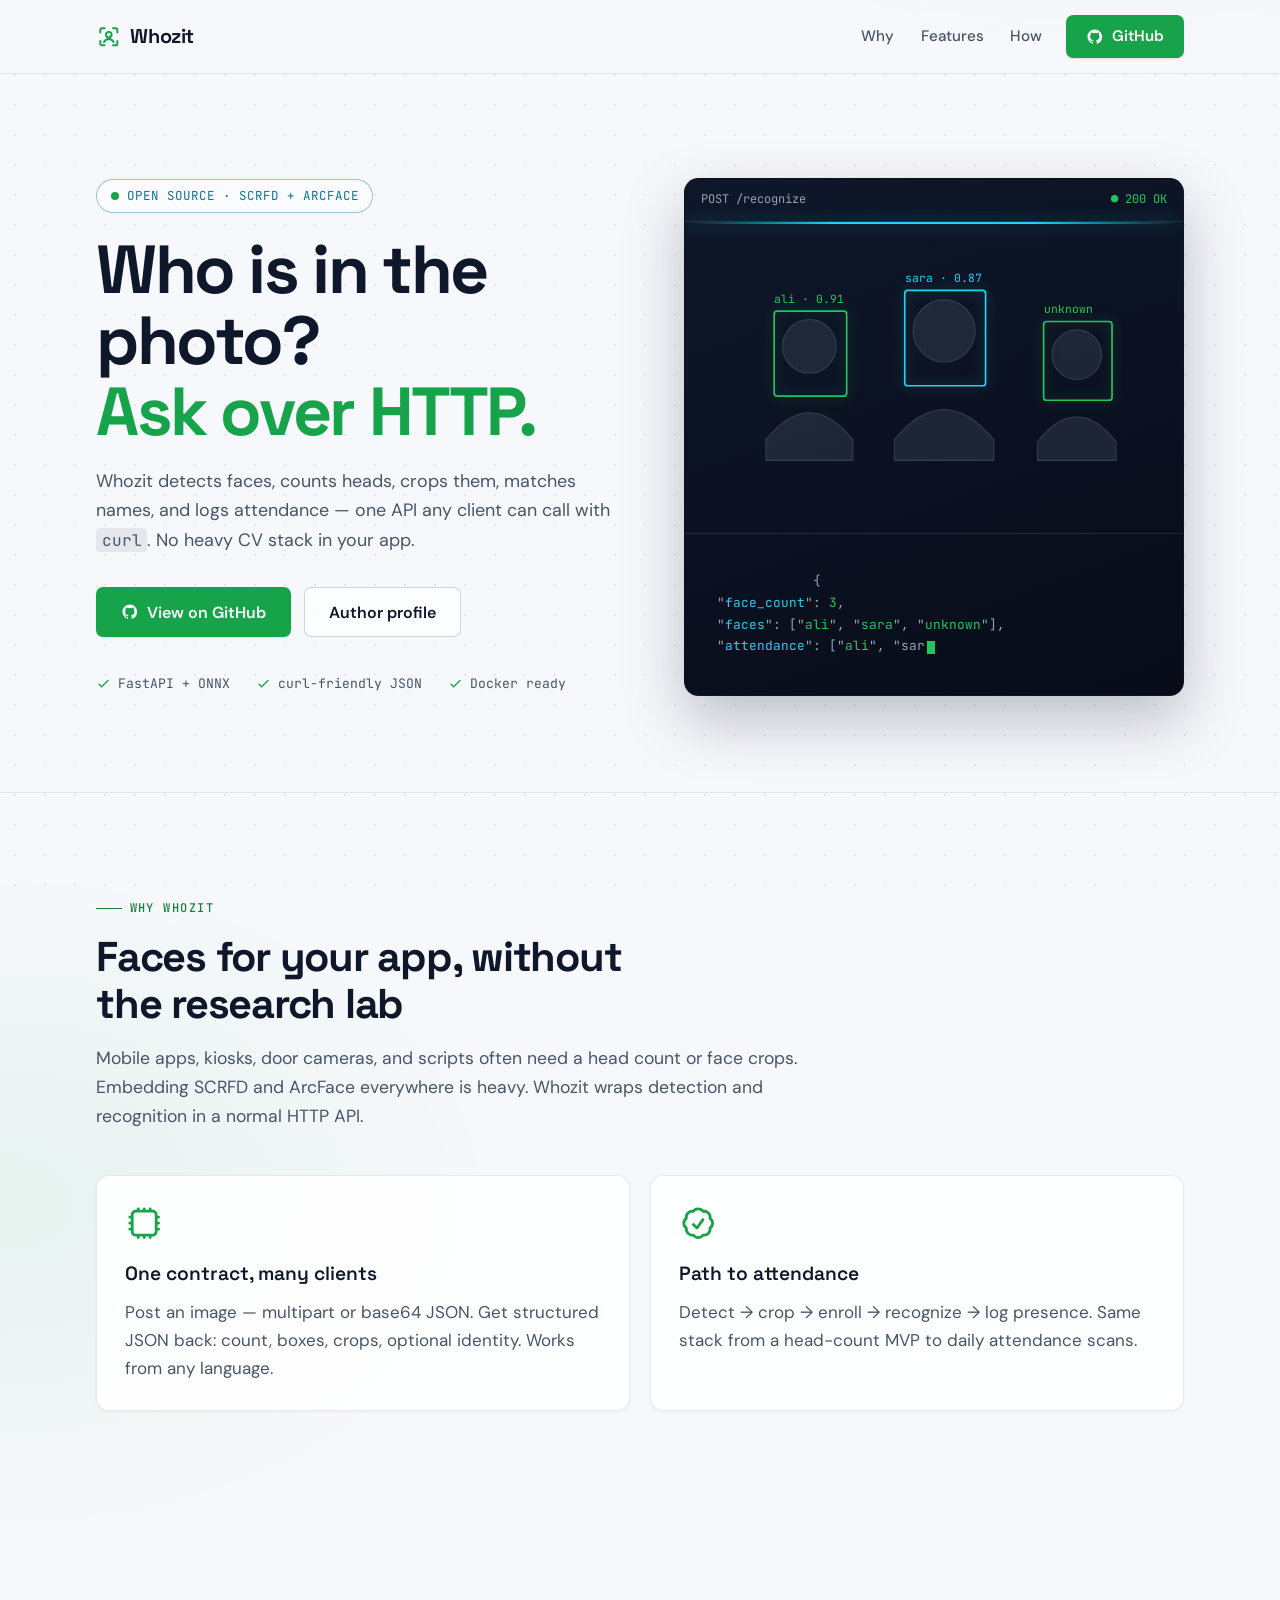
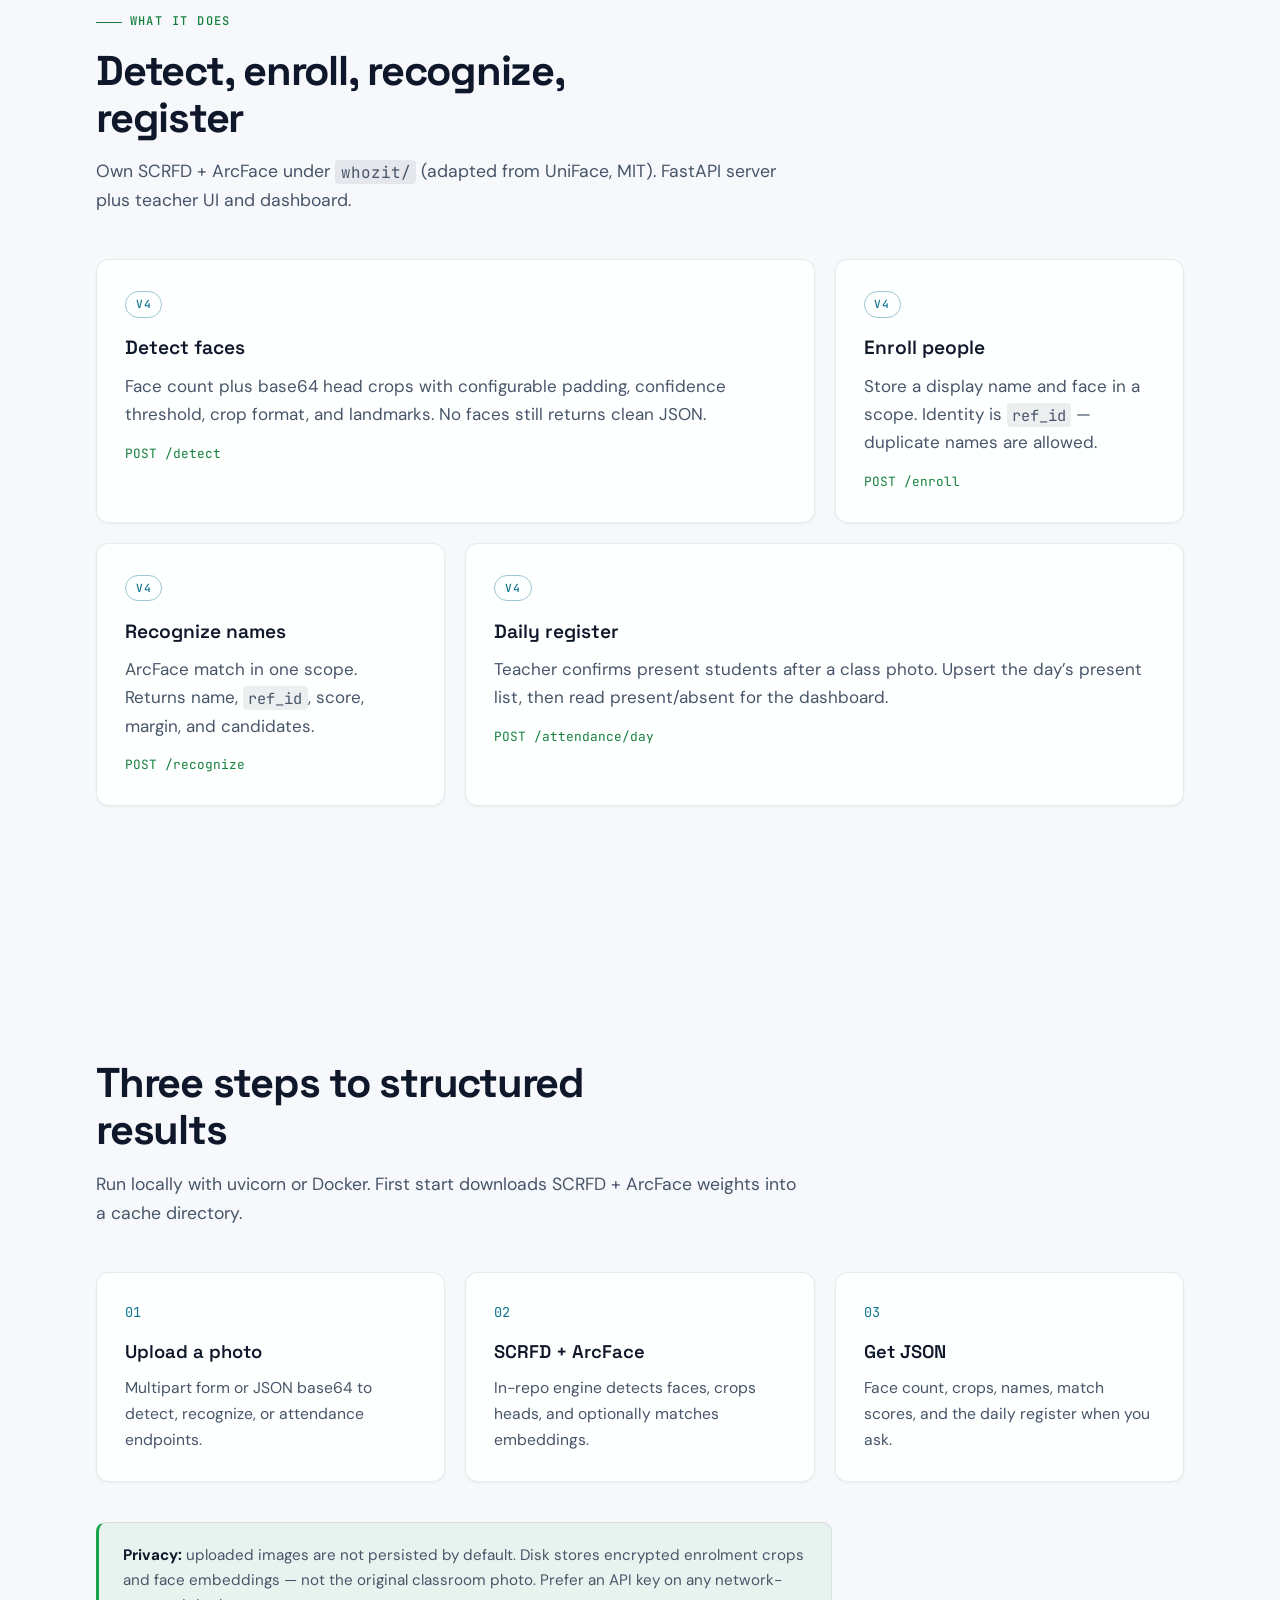
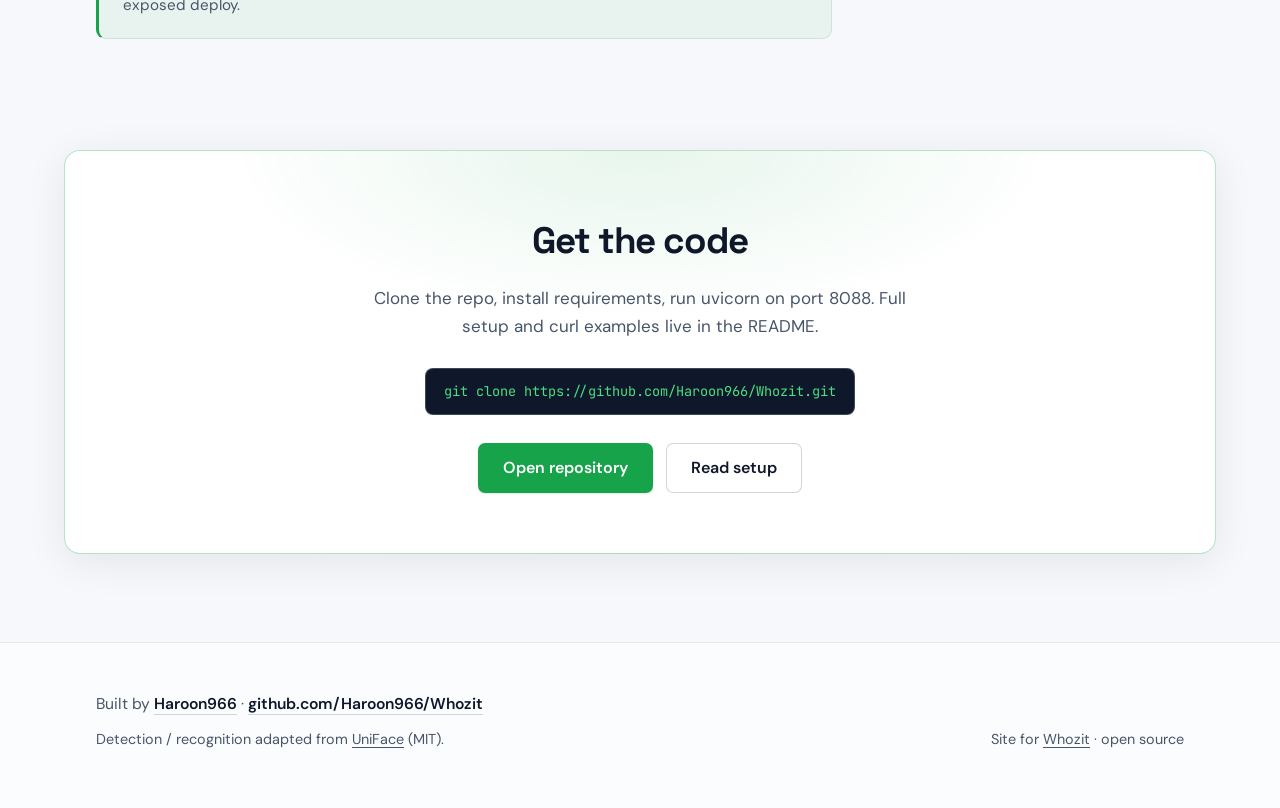
<file: docs/index.html>
<!DOCTYPE html>
<html lang="en">
  <head>
    <meta charset="utf-8" />
    <meta name="viewport" content="width=device-width, initial-scale=1" />
    <title>Whozit — Face detect, recognize, attendance API</title>
    <meta
      name="description"
      content="Whozit is an HTTP API for face count, crops, enrollment, recognition, and attendance — call it with curl or any HTTP client."
    />
    <meta name="theme-color" content="#f6f8fb" />
    <link rel="preconnect" href="https://fonts.googleapis.com" />
    <link rel="preconnect" href="https://fonts.gstatic.com" crossorigin />
    <link
      href="https://fonts.googleapis.com/css2?family=DM+Sans:wght@400;500;700&family=Space+Grotesk:wght@400;500;600;700&family=JetBrains+Mono:wght@400;500&display=swap"
      rel="stylesheet"
    />
    <link rel="stylesheet" href="styles.css" />
  </head>
  <body>
    <a class="skip-link" href="#main">Skip to content</a>

    <header class="site-header">
      <div class="header-inner">
        <a class="brand" href="#top">
          <svg class="brand-mark" viewBox="0 0 24 24" fill="none" stroke="currentColor" stroke-width="1.8" aria-hidden="true">
            <path stroke-linecap="round" d="M4 8V5.5A1.5 1.5 0 015.5 4H8M16 4h2.5A1.5 1.5 0 0120 5.5V8M20 16v2.5a1.5 1.5 0 01-1.5 1.5H16M8 20H5.5A1.5 1.5 0 014 18.5V16" />
            <circle cx="12" cy="10" r="2.6" />
            <path stroke-linecap="round" d="M7.5 17c.8-2 2.5-3 4.5-3s3.7 1 4.5 3" />
          </svg>
          Whozit
        </a>
        <nav class="nav-links" aria-label="Primary">
          <a href="#why">Why</a>
          <a href="#features">Features</a>
          <a href="#how">How</a>
          <a
            class="btn btn-primary"
            href="https://github.com/Haroon966/Whozit"
            rel="noopener noreferrer"
          >
            <svg viewBox="0 0 24 24" aria-hidden="true" fill="currentColor">
              <path
                fill-rule="evenodd"
                d="M12 2C6.477 2 2 6.484 2 12.017c0 4.425 2.865 8.18 6.839 9.504.5.092.682-.217.682-.483 0-.237-.008-.868-.013-1.703-2.782.605-3.369-1.343-3.369-1.343-.454-1.158-1.11-1.466-1.11-1.466-.908-.62.069-.608.069-.608 1.003.07 1.531 1.032 1.531 1.032.892 1.53 2.341 1.088 2.91.832.092-.647.35-1.088.636-1.338-2.22-.253-4.555-1.113-4.555-4.951 0-1.093.39-1.988 1.029-2.688-.103-.253-.446-1.272.098-2.65 0 0 .84-.27 2.75 1.026A9.564 9.564 0 0112 6.844c.85.004 1.705.115 2.504.337 1.909-1.296 2.747-1.027 2.747-1.027.546 1.379.202 2.398.1 2.651.64.7 1.028 1.595 1.028 2.688 0 3.848-2.339 4.695-4.566 4.943.359.309.678.92.678 1.855 0 1.338-.012 2.419-.012 2.747 0 .268.18.58.688.482A10.019 10.019 0 0022 12.017C22 6.484 17.522 2 12 2z"
                clip-rule="evenodd"
              />
            </svg>
            GitHub
          </a>
        </nav>
      </div>
    </header>

    <main id="main">
      <section class="hero" id="top" aria-labelledby="hero-heading">
        <div class="hero-inner">
          <div>
            <p class="hero-eyebrow"><span class="pulse-dot" aria-hidden="true"></span> Open source · SCRFD + ArcFace</p>
            <h1 id="hero-heading">
              Who is in the photo?<br />
              <span class="accent">Ask over HTTP.</span>
            </h1>
            <p class="hero-lead">
              Whozit detects faces, counts heads, crops them, matches names, and logs
              attendance — one API any client can call with <code>curl</code>. No heavy CV
              stack in your app.
            </p>
            <div class="hero-actions">
              <a
                class="btn btn-primary btn-large"
                href="https://github.com/Haroon966/Whozit"
                rel="noopener noreferrer"
              >
                <svg viewBox="0 0 24 24" aria-hidden="true" fill="currentColor">
                  <path
                    fill-rule="evenodd"
                    d="M12 2C6.477 2 2 6.484 2 12.017c0 4.425 2.865 8.18 6.839 9.504.5.092.682-.217.682-.483 0-.237-.008-.868-.013-1.703-2.782.605-3.369-1.343-3.369-1.343-.454-1.158-1.11-1.466-1.11-1.466-.908-.62.069-.608.069-.608 1.003.07 1.531 1.032 1.531 1.032.892 1.53 2.341 1.088 2.91.832.092-.647.35-1.088.636-1.338-2.22-.253-4.555-1.113-4.555-4.951 0-1.093.39-1.988 1.029-2.688-.103-.253-.446-1.272.098-2.65 0 0 .84-.27 2.75 1.026A9.564 9.564 0 0112 6.844c.85.004 1.705.115 2.504.337 1.909-1.296 2.747-1.027 2.747-1.027.546 1.379.202 2.398.1 2.651.64.7 1.028 1.595 1.028 2.688 0 3.848-2.339 4.695-4.566 4.943.359.309.678.92.678 1.855 0 1.338-.012 2.419-.012 2.747 0 .268.18.58.688.482A10.019 10.019 0 0022 12.017C22 6.484 17.522 2 12 2z"
                    clip-rule="evenodd"
                  />
                </svg>
                View on GitHub
              </a>
              <a
                class="btn btn-ghost btn-large"
                href="https://github.com/Haroon966"
                rel="noopener noreferrer"
              >
                Author profile
              </a>
            </div>
            <ul class="hero-meta">
              <li>
                <svg viewBox="0 0 24 24" fill="none" stroke="currentColor" stroke-width="2" aria-hidden="true"><path stroke-linecap="round" stroke-linejoin="round" d="M5 13l4 4L19 7" /></svg>
                FastAPI + ONNX
              </li>
              <li>
                <svg viewBox="0 0 24 24" fill="none" stroke="currentColor" stroke-width="2" aria-hidden="true"><path stroke-linecap="round" stroke-linejoin="round" d="M5 13l4 4L19 7" /></svg>
                curl-friendly JSON
              </li>
              <li>
                <svg viewBox="0 0 24 24" fill="none" stroke="currentColor" stroke-width="2" aria-hidden="true"><path stroke-linecap="round" stroke-linejoin="round" d="M5 13l4 4L19 7" /></svg>
                Docker ready
              </li>
            </ul>
          </div>

          <div class="scanner" aria-label="Animated demo: face detection result">
            <div class="scanner-head">
              <span>POST /recognize</span>
              <span class="status">● 200 OK</span>
            </div>
            <div class="scanner-stage">
              <svg viewBox="0 0 480 300" preserveAspectRatio="xMidYMid slice" role="presentation">
                <g class="silhouette">
                  <circle cx="120" cy="120" r="26" />
                  <path d="M78 210 q42 -52 84 0 v20 h-84 z" />
                  <circle cx="250" cy="105" r="30" />
                  <path d="M202 210 q48 -58 96 0 v20 h-96 z" />
                  <circle cx="378" cy="128" r="24" />
                  <path d="M340 212 q38 -48 76 0 v18 h-76 z" />
                </g>
                <rect class="detect-frame" x="86" y="86" width="70" height="82" rx="3" />
                <rect class="detect-frame alt" x="212" y="66" width="78" height="92" rx="3" />
                <rect class="detect-frame" x="346" y="96" width="66" height="76" rx="3" />
                <text class="frame-label" x="86" y="78">ali · 0.91</text>
                <text class="frame-label alt" x="212" y="58">sara · 0.87</text>
                <text class="frame-label" x="346" y="88">unknown</text>
              </svg>
              <div class="scan-line" aria-hidden="true"></div>
            </div>
            <div class="scanner-output" aria-hidden="true">
              <span id="typed"></span><span class="type-caret"></span>
            </div>
          </div>
        </div>
      </section>

      <section class="section" id="why" aria-labelledby="why-heading">
        <span class="section-label reveal">Why Whozit</span>
        <h2 id="why-heading" class="reveal">Faces for your app, without the research lab</h2>
        <p class="section-lead reveal reveal-delay-1">
          Mobile apps, kiosks, door cameras, and scripts often need a head count or face
          crops. Embedding SCRFD and ArcFace everywhere is heavy. Whozit wraps detection
          and recognition in a normal HTTP API.
        </p>
        <div class="why-grid">
          <div class="panel reveal reveal-delay-1">
            <div class="panel-icon" aria-hidden="true">
              <svg viewBox="0 0 24 24" fill="none" stroke="currentColor" stroke-width="1.75">
                <path stroke-linecap="round" stroke-linejoin="round" d="M8.25 3v1.5M4.5 8.25H3m18 0h-1.5M4.5 12H3m18 0h-1.5m-15 3.75H3m18 0h-1.5M8.25 19.5V21M12 3v1.5m0 15V21m3.75-18v1.5m0 15V21m-9-1.5h10.5a2.25 2.25 0 002.25-2.25V6.75a2.25 2.25 0 00-2.25-2.25H6.75A2.25 2.25 0 004.5 6.75v10.5a2.25 2.25 0 002.25 2.25z" />
              </svg>
            </div>
            <h3>One contract, many clients</h3>
            <p>
              Post an image — multipart or base64 JSON. Get structured JSON back: count,
              boxes, crops, optional identity. Works from any language.
            </p>
          </div>
          <div class="panel reveal reveal-delay-2">
            <div class="panel-icon" aria-hidden="true">
              <svg viewBox="0 0 24 24" fill="none" stroke="currentColor" stroke-width="1.75">
                <path stroke-linecap="round" stroke-linejoin="round" d="M9 12.75L11.25 15 15 9.75M21 12c0 1.268-.63 2.39-1.593 3.068a3.745 3.745 0 01-1.043 3.296 3.745 3.745 0 01-3.296 1.043A3.745 3.745 0 0112 21c-1.268 0-2.39-.63-3.068-1.593a3.746 3.746 0 01-3.296-1.043 3.745 3.745 0 01-1.043-3.296A3.745 3.745 0 013 12c0-1.268.63-2.39 1.593-3.068a3.745 3.745 0 011.043-3.296 3.746 3.746 0 013.296-1.043A3.746 3.746 0 0112 3c1.268 0 2.39.63 3.068 1.593a3.746 3.746 0 013.296 1.043 3.746 3.746 0 011.043 3.296A3.745 3.745 0 0121 12z" />
              </svg>
            </div>
            <h3>Path to attendance</h3>
            <p>
              Detect → crop → enroll → recognize → log presence. Same stack from a
              head-count MVP to daily attendance scans.
            </p>
          </div>
        </div>
      </section>

      <section class="section" id="features" aria-labelledby="features-heading">
        <span class="section-label reveal">What it does</span>
        <h2 id="features-heading" class="reveal">Detect, enroll, recognize, register</h2>
        <p class="section-lead reveal reveal-delay-1">
          Own SCRFD + ArcFace under <code>whozit/</code> (adapted from UniFace, MIT).
          FastAPI server plus teacher UI and dashboard.
        </p>
        <ul class="bento">
          <li class="panel wide reveal reveal-delay-1">
            <span class="feature-tag">v4</span>
            <h3>Detect faces</h3>
            <p>
              Face count plus base64 head crops with configurable padding, confidence
              threshold, crop format, and landmarks. No faces still returns clean JSON.
            </p>
            <span class="endpoint">POST /detect</span>
          </li>
          <li class="panel reveal reveal-delay-2">
            <span class="feature-tag">v4</span>
            <h3>Enroll people</h3>
            <p>Store a display name and face in a scope. Identity is <code>ref_id</code> — duplicate names are allowed.</p>
            <span class="endpoint">POST /enroll</span>
          </li>
          <li class="panel reveal reveal-delay-1">
            <span class="feature-tag">v4</span>
            <h3>Recognize names</h3>
            <p>
              ArcFace match in one scope. Returns name, <code>ref_id</code>, score, margin, and candidates.
            </p>
            <span class="endpoint">POST /recognize</span>
          </li>
          <li class="panel wide reveal reveal-delay-2">
            <span class="feature-tag">v4</span>
            <h3>Daily register</h3>
            <p>
              Teacher confirms present students after a class photo. Upsert the day’s present list, then read present/absent for the dashboard.
            </p>
            <span class="endpoint">POST /attendance/day</span>
          </li>
        </ul>
      </section>

      <section class="section" id="how" aria-labelledby="how-heading">
        <span class="section-label reveal">How it works</span>
        <h2 id="how-heading" class="reveal">Three steps to structured results</h2>
        <p class="section-lead reveal reveal-delay-1">
          Run locally with uvicorn or Docker. First start downloads SCRFD + ArcFace
          weights into a cache directory.
        </p>
        <div class="flow">
          <div class="flow-step reveal reveal-delay-1">
            <h3>Upload a photo</h3>
            <p>Multipart form or JSON base64 to detect, recognize, or attendance endpoints.</p>
          </div>
          <div class="flow-step reveal reveal-delay-2">
            <h3>SCRFD + ArcFace</h3>
            <p>In-repo engine detects faces, crops heads, and optionally matches embeddings.</p>
          </div>
          <div class="flow-step reveal reveal-delay-3">
            <h3>Get JSON</h3>
            <p>Face count, crops, names, match scores, and the daily register when you ask.</p>
          </div>
        </div>
        <p class="privacy-note reveal">
          <strong>Privacy:</strong> uploaded images are not persisted by default. Disk
          stores encrypted enrolment crops and face embeddings — not the original classroom photo. Prefer an
          API key on any network-exposed deploy.
        </p>
      </section>

      <section class="cta-band" aria-labelledby="cta-heading">
        <h2 id="cta-heading" class="reveal">Get the code</h2>
        <p class="reveal reveal-delay-1">
          Clone the repo, install requirements, run uvicorn on port 8088. Full setup and
          curl examples live in the README.
        </p>
        <div class="reveal reveal-delay-2">
          <code class="clone">git clone https://github.com/Haroon966/Whozit.git</code>
        </div>
        <div class="cta-actions reveal reveal-delay-3">
          <a
            class="btn btn-primary btn-large"
            href="https://github.com/Haroon966/Whozit"
            rel="noopener noreferrer"
          >
            Open repository
          </a>
          <a
            class="btn btn-ghost btn-large"
            href="https://github.com/Haroon966/Whozit#setup"
            rel="noopener noreferrer"
          >
            Read setup
          </a>
        </div>
      </section>
    </main>

    <footer class="site-footer">
      <div class="footer-inner">
        <div>
          <p class="footer-credit">
            Built by
            <a href="https://github.com/Haroon966" rel="noopener noreferrer"
              ><strong>Haroon966</strong></a
            >
            ·
            <a href="https://github.com/Haroon966/Whozit" rel="noopener noreferrer"
              >github.com/Haroon966/Whozit</a
            >
          </p>
          <p class="footer-meta footer-meta-gap">
            Detection / recognition adapted from
            <a href="https://github.com/yakhyo/uniface" rel="noopener noreferrer">UniFace</a>
            (MIT).
          </p>
        </div>
        <p class="footer-meta">
          Site for
          <a href="https://github.com/Haroon966/Whozit" rel="noopener noreferrer">Whozit</a>
          · open source
        </p>
      </div>
    </footer>

    <script>
      (function () {
        var reduceMotion = window.matchMedia("(prefers-reduced-motion: reduce)").matches;

        /* scroll reveal */
        var nodes = document.querySelectorAll(".reveal");
        if (reduceMotion || !("IntersectionObserver" in window)) {
          nodes.forEach(function (el) {
            el.classList.add("is-visible");
          });
        } else {
          var io = new IntersectionObserver(
            function (entries) {
              entries.forEach(function (entry) {
                if (entry.isIntersecting) {
                  entry.target.classList.add("is-visible");
                  io.unobserve(entry.target);
                }
              });
            },
            { rootMargin: "0px 0px -8% 0px", threshold: 0.12 }
          );
          nodes.forEach(function (el) {
            io.observe(el);
          });
        }

        /* typed JSON output in scanner */
        var target = document.getElementById("typed");
        if (!target) return;

        var lines = [
          '{',
          '  "face_count": 3,',
          '  "faces": ["ali", "sara", "unknown"],',
          '  "attendance": ["ali", "sara"]',
          '}'
        ];
        var full = lines.join("\n");

        function paint(text) {
          target.innerHTML = text
            .replace(/&/g, "&amp;")
            .replace(/</g, "&lt;")
            .replace(/"(\w+)":/g, '"<span class="key">$1</span>":')
            .replace(/: (\d+)/g, ': <span class="val">$1</span>')
            .replace(/"(ali|sara|unknown)"/g, '"<span class="val">$1</span>"');
        }

        if (reduceMotion) {
          paint(full);
          return;
        }

        var i = 0;
        function tick() {
          i += 2;
          paint(full.slice(0, i));
          if (i < full.length) {
            setTimeout(tick, 24);
          }
        }
        setTimeout(tick, 900);
      })();
    </script>
  </body>
</html>
</file>
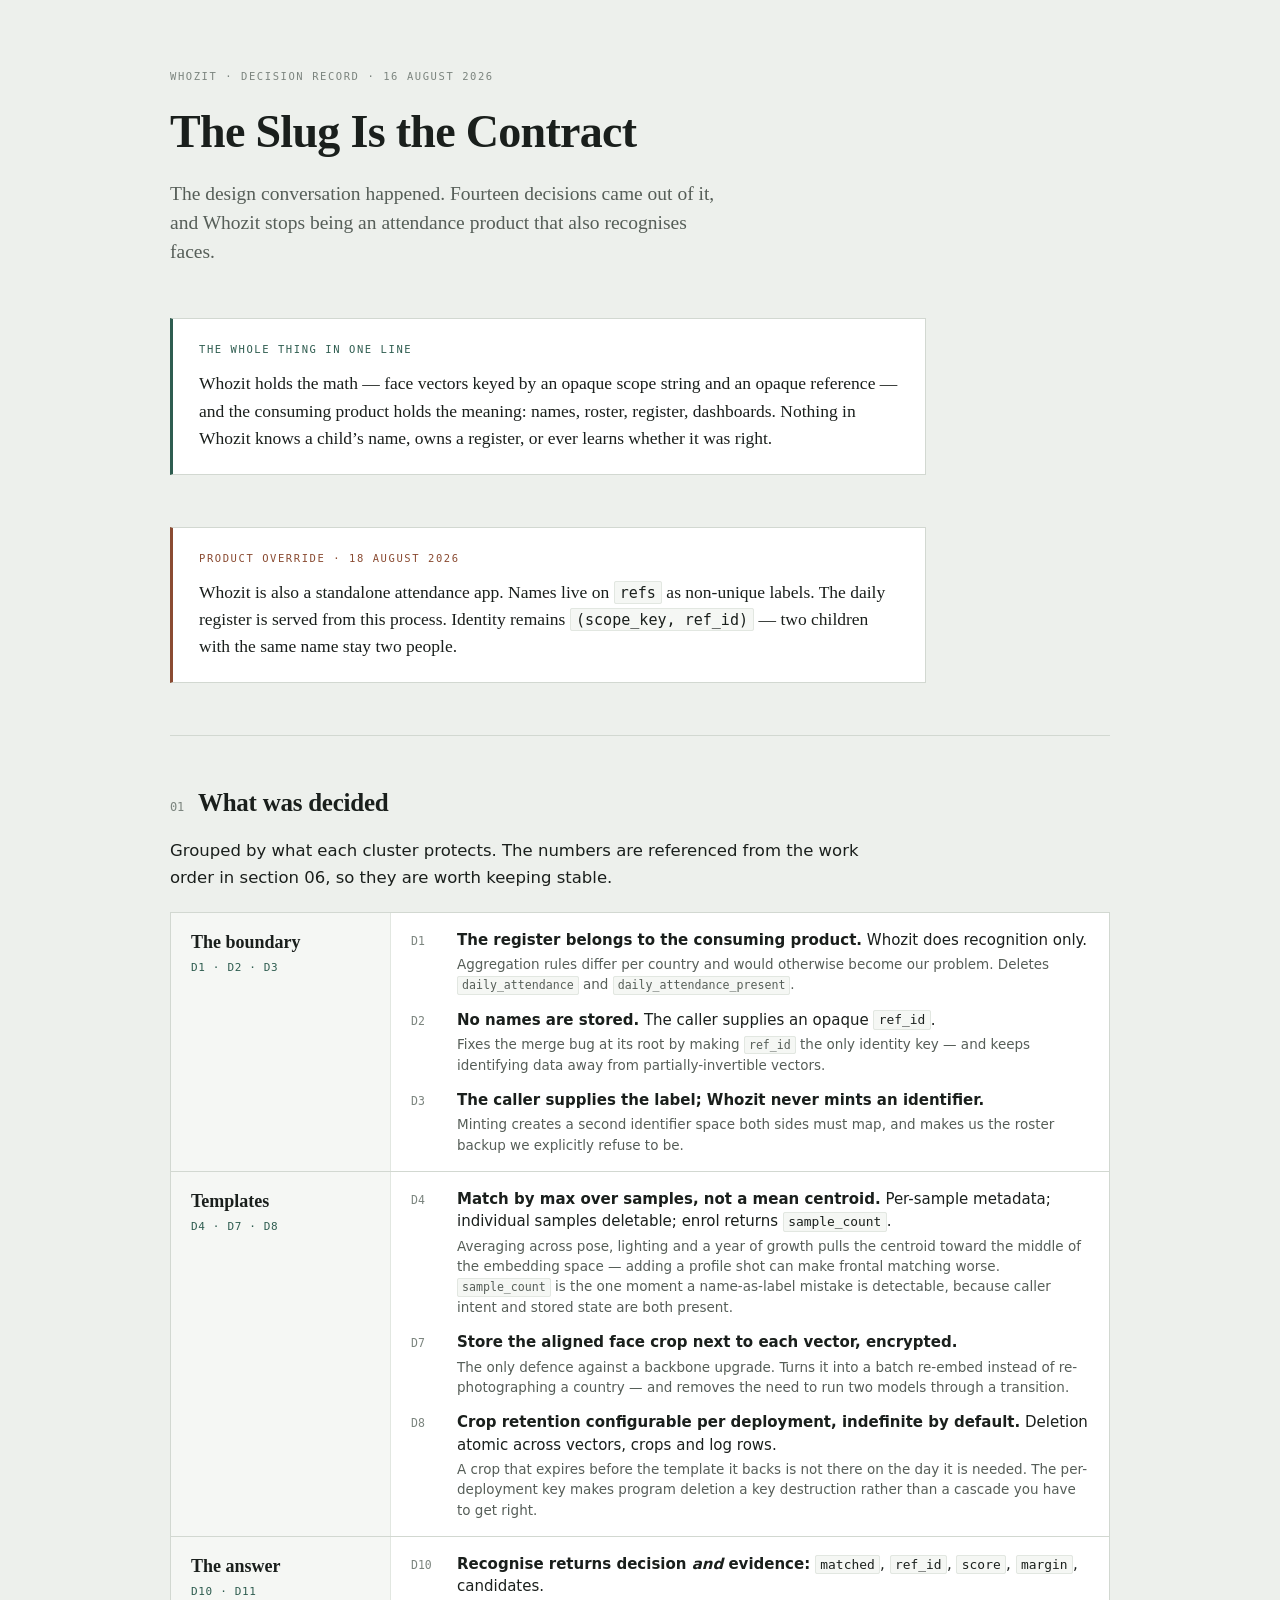
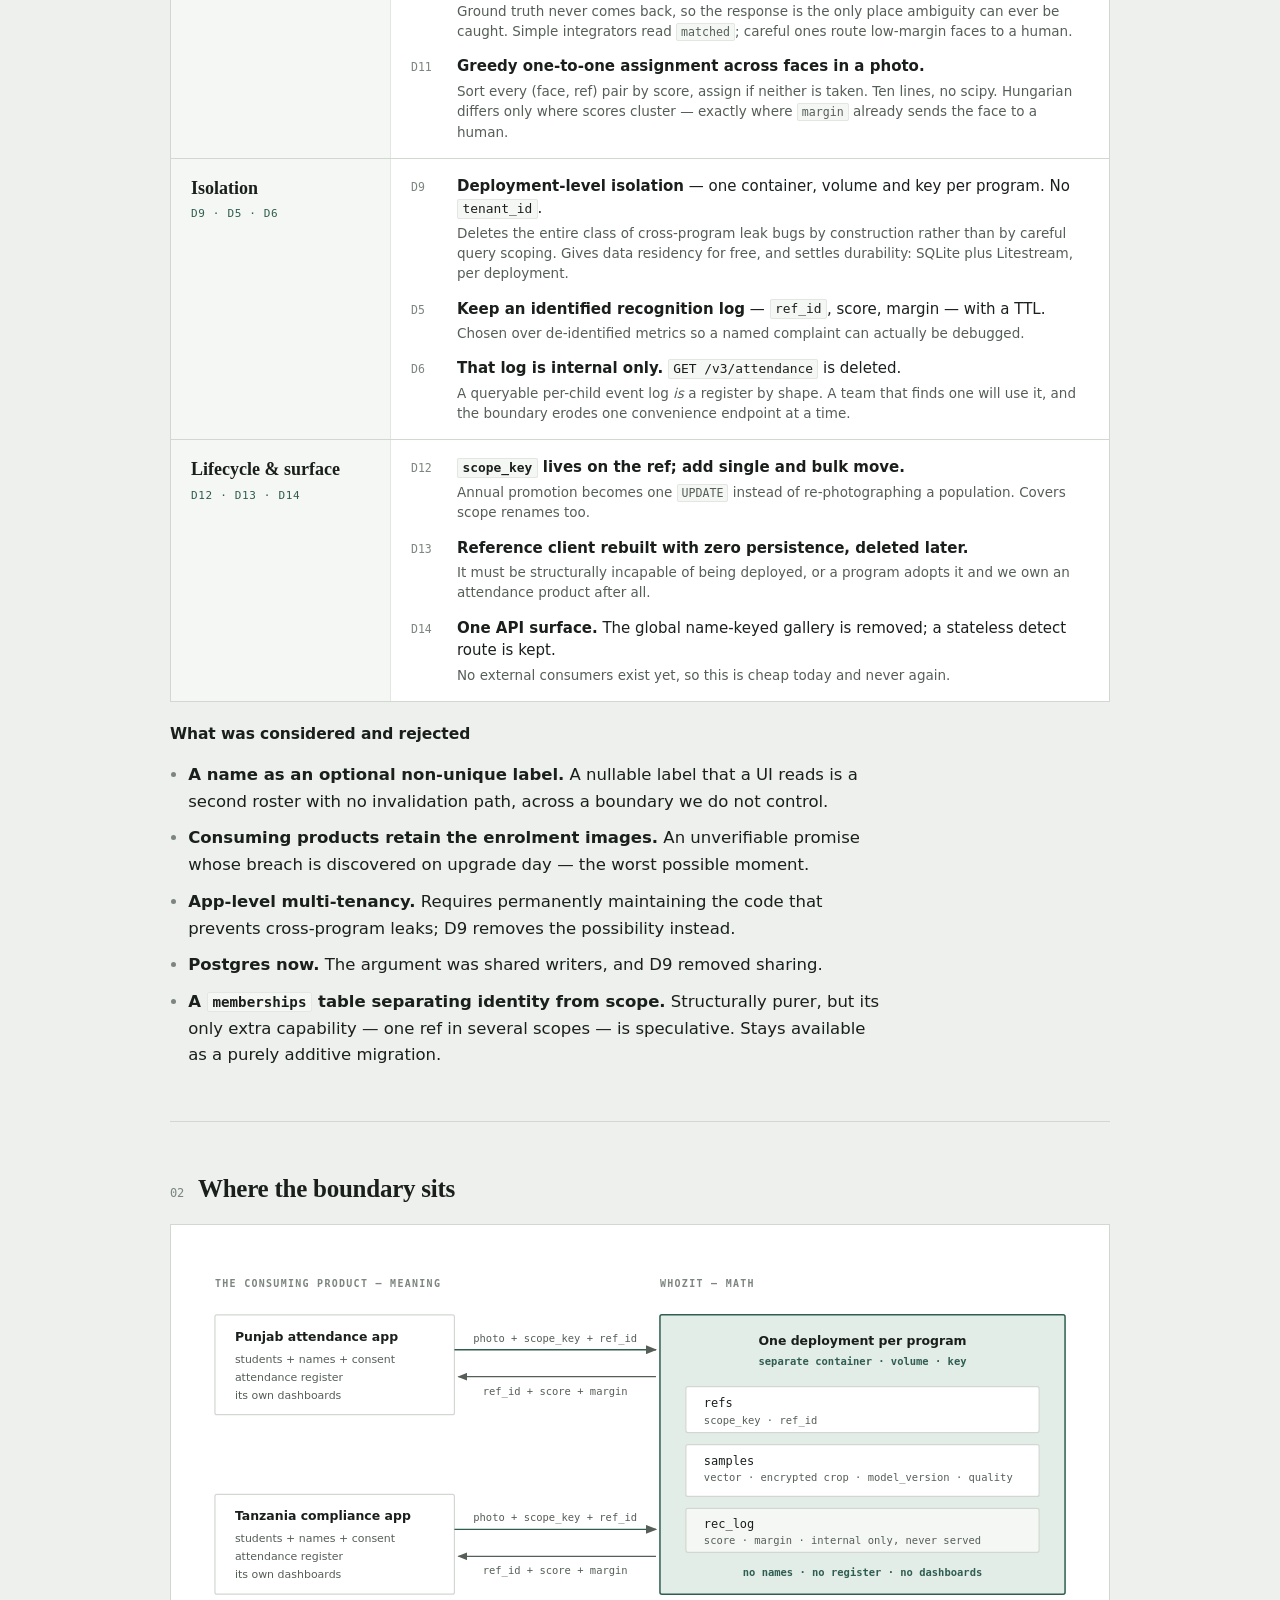
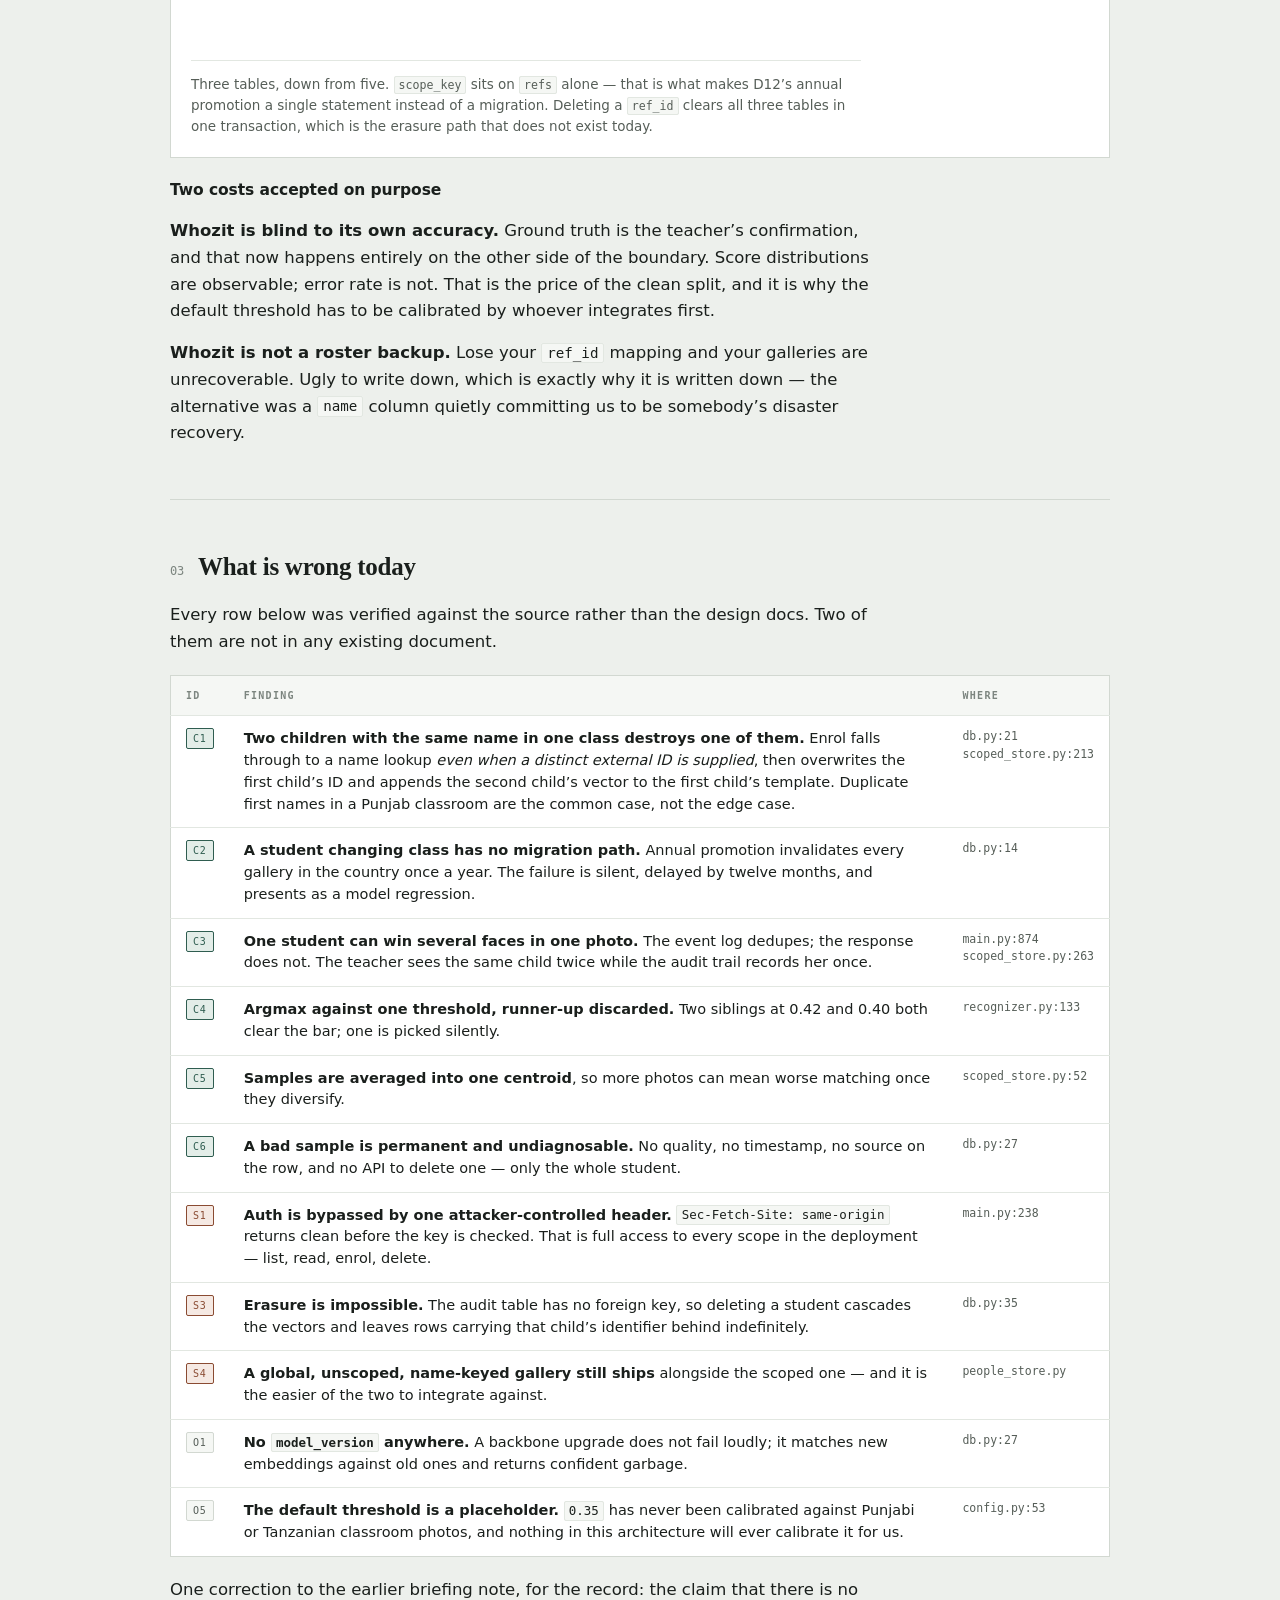
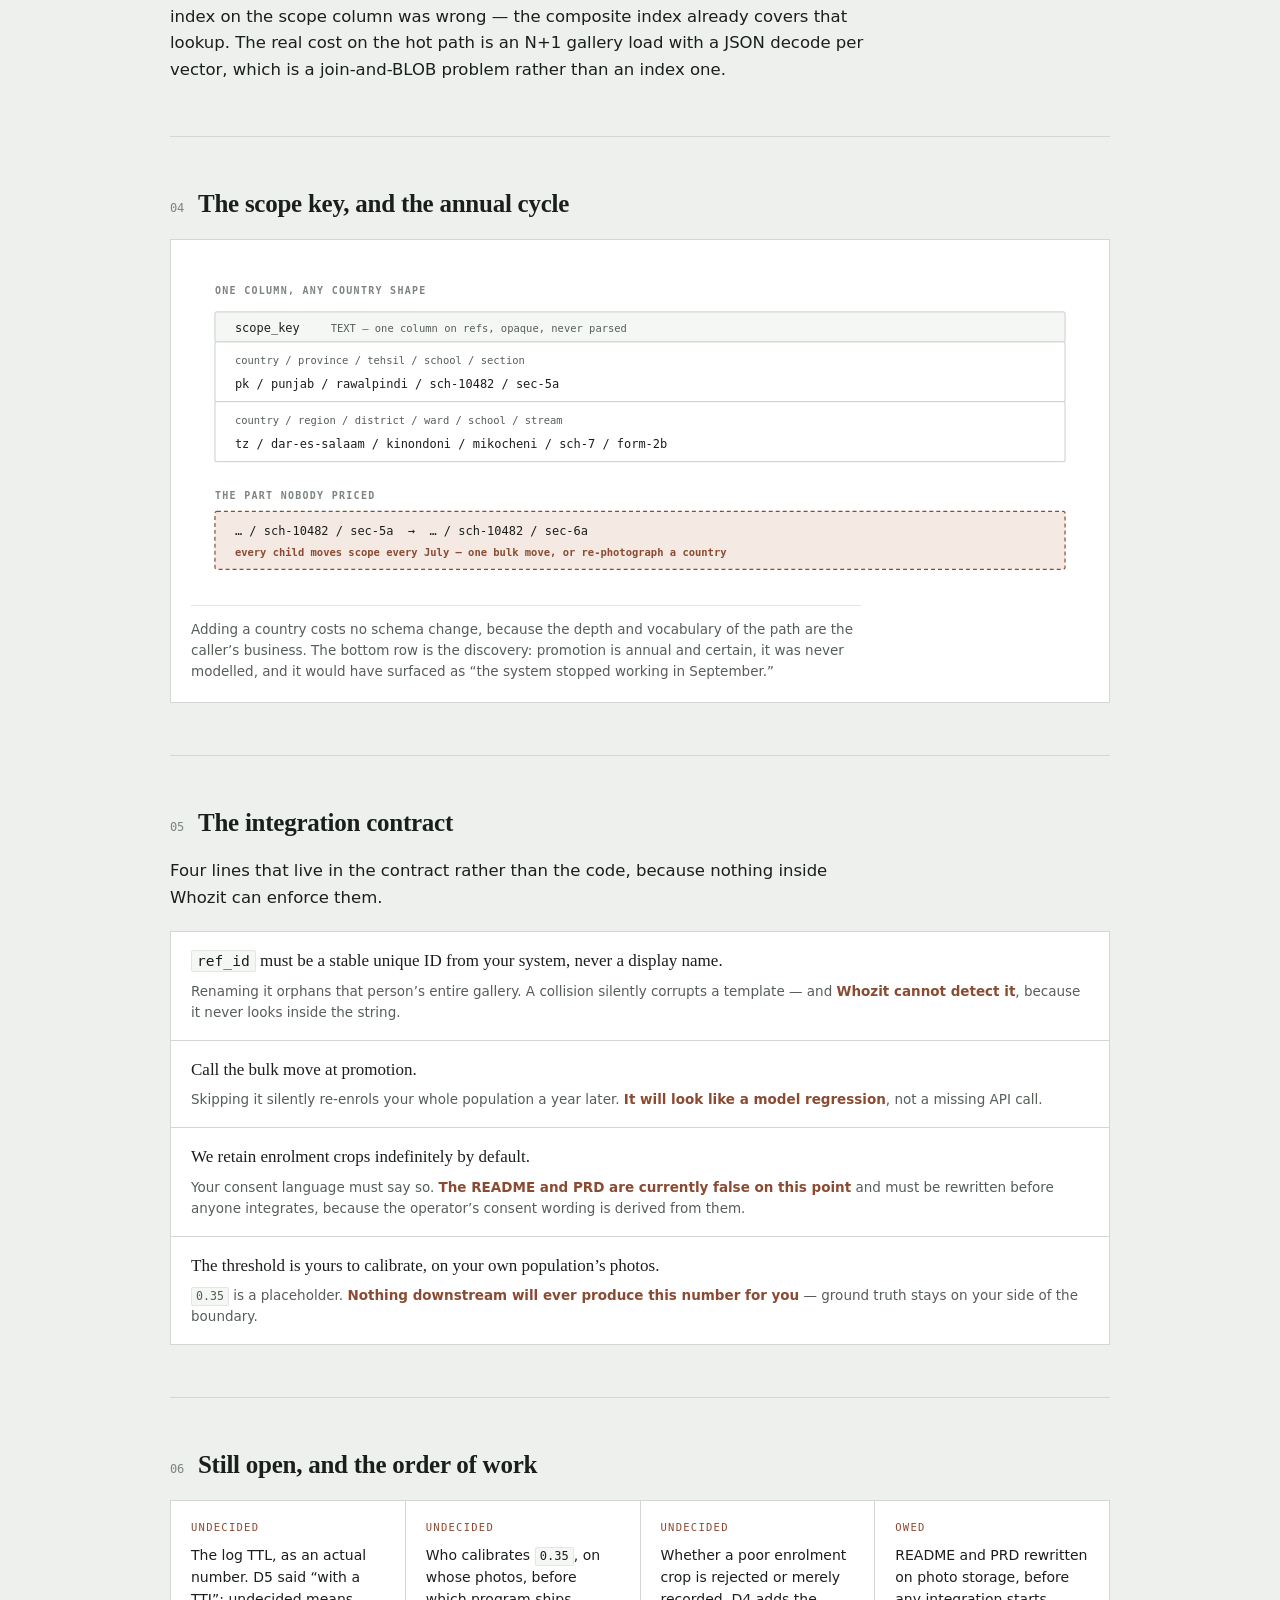
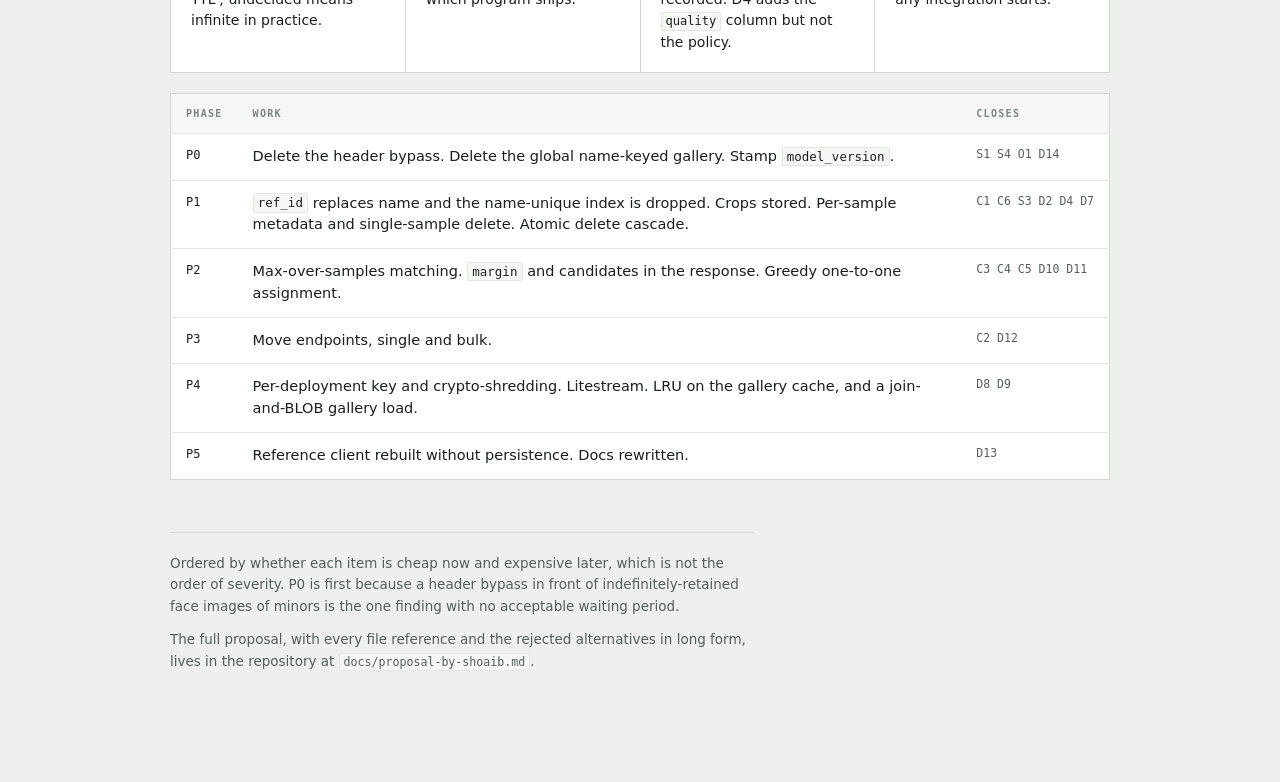
<file: docs/architecture.html>
<!DOCTYPE html>
<html lang="en">
<head>
  <meta charset="UTF-8">
  <meta name="viewport" content="width=device-width, initial-scale=1">
  <title>The Slug Is the Contract — Whozit</title>
  <style>:root{color-scheme:light}body{margin:0;padding:0;font:14px -apple-system,BlinkMacSystemFont,sans-serif;background:#faf9f5;color:#141413}img{max-width:100%}</style>
</head>
<body>
<title>The Slug Is the Contract</title>

<style>
  :root {
    --ground: #EDF0EC;
    --surface: #FFFFFF;
    --surface-2: #F5F7F4;
    --ink: #1A1F1C;
    --ink-2: #565E58;
    --ink-3: #7C857F;
    --rule: #D2D8D1;
    --rule-2: #E2E7E1;
    --accent: #2F5D50;
    --accent-soft: #E3EDE8;
    --flag: #8A4B32;
    --flag-soft: #F5E9E3;

    --serif: "Iowan Old Style", "Palatino Linotype", Palatino, "Book Antiqua", Georgia, serif;
    --sans: ui-sans-serif, system-ui, -apple-system, "Segoe UI", Roboto, "Helvetica Neue", Arial, sans-serif;
    --mono: ui-monospace, "SF Mono", SFMono-Regular, Menlo, Consolas, "DejaVu Sans Mono", monospace;
  }

  @media (prefers-color-scheme: dark) {
    :root:not([data-theme="light"]) {
      --ground: #141816;
      --surface: #1B211E;
      --surface-2: #212824;
      --ink: #DDE3DE;
      --ink-2: #8D9791;
      --ink-3: #737D77;
      --rule: #2C3531;
      --rule-2: #242B27;
      --accent: #74B39D;
      --accent-soft: #16241F;
      --flag: #D08E6E;
      --flag-soft: #241A16;
    }
  }

  :root[data-theme="dark"] {
    --ground: #141816;
    --surface: #1B211E;
    --surface-2: #212824;
    --ink: #DDE3DE;
    --ink-2: #8D9791;
    --ink-3: #737D77;
    --rule: #2C3531;
    --rule-2: #242B27;
    --accent: #74B39D;
    --accent-soft: #16241F;
    --flag: #D08E6E;
    --flag-soft: #241A16;
  }

  * { box-sizing: border-box; }

  body {
    background: var(--ground);
    color: var(--ink);
    font-family: var(--sans);
    font-size: 16.5px;
    line-height: 1.62;
    margin: 0;
    padding: 0 22px 110px;
    -webkit-font-smoothing: antialiased;
  }

  .wrap {
    max-width: 940px;
    margin: 0 auto;
    display: flex;
    flex-direction: column;
    gap: 52px;
  }

  .prose {
    max-width: 68ch;
    display: flex;
    flex-direction: column;
    gap: 15px;
  }

  p { margin: 0; }
  a { color: var(--accent); text-underline-offset: 2px; }

  .label {
    font-family: var(--mono);
    font-size: 10.5px;
    letter-spacing: 0.15em;
    text-transform: uppercase;
    color: var(--ink-3);
    margin: 0;
  }

  /* ---------- masthead ---------- */

  header {
    padding-top: 68px;
    display: flex;
    flex-direction: column;
    gap: 22px;
  }

  h1 {
    font-family: var(--serif);
    font-size: clamp(31px, 4.6vw, 46px);
    font-weight: 600;
    letter-spacing: -0.015em;
    line-height: 1.08;
    text-wrap: balance;
    margin: 0;
    max-width: 26ch;
  }

  .standfirst {
    font-family: var(--serif);
    font-size: clamp(17px, 2vw, 19.5px);
    line-height: 1.5;
    color: var(--ink-2);
    max-width: 58ch;
    margin: 0;
  }

  /* ---------- the opener ---------- */

  .opener {
    background: var(--surface);
    border: 1px solid var(--rule);
    border-left: 3px solid var(--accent);
    padding: 22px 26px;
    max-width: 72ch;
    display: flex;
    flex-direction: column;
    gap: 12px;
  }

  .opener .label { color: var(--accent); }

  .opener p.said {
    font-family: var(--serif);
    font-size: 17.5px;
    line-height: 1.55;
  }

  /* ---------- sections ---------- */

  section {
    display: flex;
    flex-direction: column;
    gap: 20px;
  }

  h2 {
    font-family: var(--serif);
    font-size: 25px;
    font-weight: 600;
    letter-spacing: -0.01em;
    line-height: 1.2;
    margin: 0;
    display: flex;
    align-items: baseline;
    gap: 14px;
  }

  .step {
    font-family: var(--mono);
    font-size: 12px;
    font-weight: 500;
    color: var(--ink-3);
    flex: none;
    padding-top: 4px;
  }

  h3 {
    font-family: var(--sans);
    font-size: 15.5px;
    font-weight: 650;
    letter-spacing: -0.005em;
    margin: 0;
  }

  hr {
    border: none;
    border-top: 1px solid var(--rule);
    margin: 0;
  }

  code {
    font-family: var(--mono);
    font-size: 0.86em;
    background: var(--surface-2);
    border: 1px solid var(--rule-2);
    border-radius: 2px;
    padding: 0.1em 0.34em;
  }

  ul {
    margin: 0;
    padding-left: 1.1em;
    display: flex;
    flex-direction: column;
    gap: 10px;
    max-width: 68ch;
  }
  li::marker { color: var(--ink-3); }

  /* ---------- decision clusters ---------- */

  .clusters {
    display: flex;
    flex-direction: column;
    gap: 1px;
    background: var(--rule);
    border: 1px solid var(--rule);
  }

  .cluster {
    background: var(--surface);
    display: grid;
    grid-template-columns: minmax(160px, 220px) 1fr;
  }

  .cluster-head {
    background: var(--surface-2);
    border-right: 1px solid var(--rule-2);
    padding: 18px 20px;
    display: flex;
    flex-direction: column;
    gap: 6px;
  }
  .cluster-head .name {
    font-family: var(--serif);
    font-size: 18px;
    line-height: 1.25;
    font-weight: 600;
  }
  .cluster-head .ids {
    font-family: var(--mono);
    font-size: 11px;
    letter-spacing: 0.06em;
    color: var(--accent);
  }

  .cluster-body {
    padding: 16px 20px;
    display: flex;
    flex-direction: column;
    gap: 14px;
  }

  .dec {
    display: grid;
    grid-template-columns: 34px 1fr;
    gap: 12px;
    align-items: start;
  }
  .dec .n {
    font-family: var(--mono);
    font-size: 11.5px;
    color: var(--ink-3);
    padding-top: 3px;
    font-variant-numeric: tabular-nums;
  }
  .dec .what { font-size: 15px; line-height: 1.5; }
  .dec .what strong { font-weight: 650; }
  .dec .why {
    font-size: 13.5px;
    line-height: 1.5;
    color: var(--ink-2);
    margin-top: 3px;
  }

  @media (max-width: 640px) {
    .cluster { grid-template-columns: 1fr; }
    .cluster-head { border-right: none; border-bottom: 1px solid var(--rule-2); }
  }

  /* ---------- findings ---------- */

  .tbl-scroll { overflow-x: auto; }

  table {
    border-collapse: collapse;
    width: 100%;
    min-width: 660px;
    font-size: 14.5px;
    background: var(--surface);
    border: 1px solid var(--rule);
  }
  th, td {
    text-align: left;
    padding: 12px 15px;
    border-bottom: 1px solid var(--rule-2);
    vertical-align: top;
    line-height: 1.5;
  }
  th {
    font-family: var(--mono);
    font-size: 10px;
    letter-spacing: 0.13em;
    text-transform: uppercase;
    color: var(--ink-3);
    font-weight: 600;
    background: var(--surface-2);
  }
  tbody tr:last-child td { border-bottom: none; }
  td:first-child {
    font-family: var(--mono);
    font-size: 12px;
    white-space: nowrap;
  }
  td.src {
    font-family: var(--mono);
    font-size: 11.5px;
    color: var(--ink-2);
    white-space: nowrap;
  }

  .tag {
    display: inline-block;
    font-family: var(--mono);
    font-size: 10px;
    letter-spacing: 0.08em;
    padding: 2px 6px;
    border-radius: 2px;
    border: 1px solid var(--rule);
    background: var(--surface-2);
    color: var(--ink-2);
  }
  .tag.sec { color: var(--flag); background: var(--flag-soft); border-color: var(--flag); }
  .tag.cor { color: var(--accent); background: var(--accent-soft); border-color: var(--accent); }

  /* ---------- figures ---------- */

  figure {
    margin: 0;
    background: var(--surface);
    border: 1px solid var(--rule);
    padding: 20px;
    display: flex;
    flex-direction: column;
    gap: 16px;
  }

  .scroll { overflow-x: auto; }

  figure svg {
    display: block;
    width: 100%;
    min-width: 660px;
    height: auto;
    color: var(--ink-2);
  }

  figcaption {
    font-size: 13.5px;
    line-height: 1.55;
    color: var(--ink-2);
    border-top: 1px solid var(--rule-2);
    padding-top: 13px;
    max-width: 78ch;
  }

  .b { fill: var(--surface); stroke: var(--rule); stroke-width: 1.2; }
  .b-soft { fill: var(--surface-2); stroke: var(--rule); stroke-width: 1.2; }
  .b-acc { fill: var(--accent-soft); stroke: var(--accent); stroke-width: 1.5; }
  .b-gone { fill: var(--flag-soft); stroke: var(--flag); stroke-width: 1.2; stroke-dasharray: 4 3; }
  .t { fill: var(--ink); font: 600 12.5px var(--sans); }
  .t-m { fill: var(--ink); font: 12px var(--mono); }
  .s { fill: var(--ink-2); font: 11px var(--sans); }
  .s-m { fill: var(--ink-2); font: 10.5px var(--mono); }
  .s-acc { fill: var(--accent); font: 600 10.5px var(--mono); }
  .s-flag { fill: var(--flag); font: 600 10.5px var(--mono); }
  .cap { fill: var(--ink-3); font: 600 10px var(--mono); letter-spacing: 0.13em; }
  .ar { stroke: var(--ink-2); stroke-width: 1.2; fill: none; }
  .ar-acc { stroke: var(--accent); stroke-width: 1.4; fill: none; }
  .hd { fill: var(--ink-2); }

  /* ---------- contract ---------- */

  .qs {
    display: flex;
    flex-direction: column;
    gap: 1px;
    background: var(--rule);
    border: 1px solid var(--rule);
  }
  .q {
    background: var(--surface);
    padding: 17px 20px;
    display: flex;
    flex-direction: column;
    gap: 7px;
  }
  .q-ask {
    font-family: var(--serif);
    font-size: 17px;
    line-height: 1.45;
    color: var(--ink);
  }
  .q-why { font-size: 13.5px; line-height: 1.55; color: var(--ink-2); }
  .q-why strong { color: var(--flag); font-weight: 600; }

  /* ---------- open items ---------- */

  .ruled {
    display: grid;
    grid-template-columns: repeat(auto-fit, minmax(230px, 1fr));
    gap: 1px;
    background: var(--rule);
    border: 1px solid var(--rule);
  }
  .r {
    background: var(--surface);
    padding: 18px 20px;
    display: flex;
    flex-direction: column;
    gap: 9px;
  }
  .r-head {
    font-family: var(--mono);
    font-size: 10.5px;
    letter-spacing: 0.12em;
    text-transform: uppercase;
    color: var(--flag);
  }
  .r-body { font-size: 14px; line-height: 1.55; }

  footer {
    font-size: 13.5px;
    line-height: 1.6;
    color: var(--ink-2);
    max-width: 68ch;
    border-top: 1px solid var(--rule);
    padding-top: 20px;
    display: flex;
    flex-direction: column;
    gap: 12px;
  }

  :focus-visible { outline: 2px solid var(--accent); outline-offset: 2px; }
</style>

<div class="wrap">

  <header>
    <p class="label">Whozit · decision record · 16 August 2026</p>
    <h1>The Slug Is the Contract</h1>
    <p class="standfirst">The design conversation happened. Fourteen decisions came out of it, and
    Whozit stops being an attendance product that also recognises faces.</p>
  </header>

  <div class="opener">
    <p class="label">The whole thing in one line</p>
    <p class="said">Whozit holds the math — face vectors keyed by an opaque scope string and an
    opaque reference — and the consuming product holds the meaning: names, roster, register,
    dashboards. Nothing in Whozit knows a child’s name, owns a register, or ever learns whether
    it was right.</p>
  </div>


  <div class="opener" style="border-left-color: var(--flag);">
    <p class="label" style="color: var(--flag);">Product override · 18 August 2026</p>
    <p class="said">Whozit is also a standalone attendance app. Names live on <code>refs</code> as
    non-unique labels. The daily register is served from this process. Identity remains
    <code>(scope_key, ref_id)</code> — two children with the same name stay two people.</p>
  </div>

  <hr>

  <section>
    <h2><span class="step">01</span> What was decided</h2>
    <div class="prose">
      <p>Grouped by what each cluster protects. The numbers are referenced from the work order in
      section 06, so they are worth keeping stable.</p>
    </div>

    <div class="clusters">

      <div class="cluster">
        <div class="cluster-head">
          <p class="name">The boundary</p>
          <p class="ids">D1 · D2 · D3</p>
        </div>
        <div class="cluster-body">
          <div class="dec">
            <p class="n">D1</p>
            <div>
              <p class="what"><strong>The register belongs to the consuming product.</strong> Whozit
              does recognition only.</p>
              <p class="why">Aggregation rules differ per country and would otherwise become our
              problem. Deletes <code>daily_attendance</code> and
              <code>daily_attendance_present</code>.</p>
            </div>
          </div>
          <div class="dec">
            <p class="n">D2</p>
            <div>
              <p class="what"><strong>No names are stored.</strong> The caller supplies an opaque
              <code>ref_id</code>.</p>
              <p class="why">Fixes the merge bug at its root by making <code>ref_id</code> the only
              identity key — and keeps identifying data away from partially-invertible
              vectors.</p>
            </div>
          </div>
          <div class="dec">
            <p class="n">D3</p>
            <div>
              <p class="what"><strong>The caller supplies the label; Whozit never mints an
              identifier.</strong></p>
              <p class="why">Minting creates a second identifier space both sides must map, and makes
              us the roster backup we explicitly refuse to be.</p>
            </div>
          </div>
        </div>
      </div>

      <div class="cluster">
        <div class="cluster-head">
          <p class="name">Templates</p>
          <p class="ids">D4 · D7 · D8</p>
        </div>
        <div class="cluster-body">
          <div class="dec">
            <p class="n">D4</p>
            <div>
              <p class="what"><strong>Match by max over samples, not a mean centroid.</strong>
              Per-sample metadata; individual samples deletable; enrol returns
              <code>sample_count</code>.</p>
              <p class="why">Averaging across pose, lighting and a year of growth pulls the centroid
              toward the middle of the embedding space — adding a profile shot can make frontal
              matching worse. <code>sample_count</code> is the one moment a name-as-label mistake is
              detectable, because caller intent and stored state are both present.</p>
            </div>
          </div>
          <div class="dec">
            <p class="n">D7</p>
            <div>
              <p class="what"><strong>Store the aligned face crop next to each vector,
              encrypted.</strong></p>
              <p class="why">The only defence against a backbone upgrade. Turns it into a batch
              re-embed instead of re-photographing a country — and removes the need to run two
              models through a transition.</p>
            </div>
          </div>
          <div class="dec">
            <p class="n">D8</p>
            <div>
              <p class="what"><strong>Crop retention configurable per deployment, indefinite by
              default.</strong> Deletion atomic across vectors, crops and log rows.</p>
              <p class="why">A crop that expires before the template it backs is not there on the day
              it is needed. The per-deployment key makes program deletion a key destruction rather
              than a cascade you have to get right.</p>
            </div>
          </div>
        </div>
      </div>

      <div class="cluster">
        <div class="cluster-head">
          <p class="name">The answer</p>
          <p class="ids">D10 · D11</p>
        </div>
        <div class="cluster-body">
          <div class="dec">
            <p class="n">D10</p>
            <div>
              <p class="what"><strong>Recognise returns decision <em>and</em> evidence:</strong>
              <code>matched</code>, <code>ref_id</code>, <code>score</code>, <code>margin</code>,
              candidates.</p>
              <p class="why">Ground truth never comes back, so the response is the only place
              ambiguity can ever be caught. Simple integrators read <code>matched</code>; careful ones
              route low-margin faces to a human.</p>
            </div>
          </div>
          <div class="dec">
            <p class="n">D11</p>
            <div>
              <p class="what"><strong>Greedy one-to-one assignment across faces in a photo.</strong></p>
              <p class="why">Sort every (face, ref) pair by score, assign if neither is taken. Ten
              lines, no scipy. Hungarian differs only where scores cluster — exactly where
              <code>margin</code> already sends the face to a human.</p>
            </div>
          </div>
        </div>
      </div>

      <div class="cluster">
        <div class="cluster-head">
          <p class="name">Isolation</p>
          <p class="ids">D9 · D5 · D6</p>
        </div>
        <div class="cluster-body">
          <div class="dec">
            <p class="n">D9</p>
            <div>
              <p class="what"><strong>Deployment-level isolation</strong> — one container,
              volume and key per program. No <code>tenant_id</code>.</p>
              <p class="why">Deletes the entire class of cross-program leak bugs by construction
              rather than by careful query scoping. Gives data residency for free, and settles
              durability: SQLite plus Litestream, per deployment.</p>
            </div>
          </div>
          <div class="dec">
            <p class="n">D5</p>
            <div>
              <p class="what"><strong>Keep an identified recognition log</strong> —
              <code>ref_id</code>, score, margin — with a TTL.</p>
              <p class="why">Chosen over de-identified metrics so a named complaint can actually be
              debugged.</p>
            </div>
          </div>
          <div class="dec">
            <p class="n">D6</p>
            <div>
              <p class="what"><strong>That log is internal only.</strong>
              <code>GET /v3/attendance</code> is deleted.</p>
              <p class="why">A queryable per-child event log <em>is</em> a register by shape. A team
              that finds one will use it, and the boundary erodes one convenience endpoint at a
              time.</p>
            </div>
          </div>
        </div>
      </div>

      <div class="cluster">
        <div class="cluster-head">
          <p class="name">Lifecycle &amp; surface</p>
          <p class="ids">D12 · D13 · D14</p>
        </div>
        <div class="cluster-body">
          <div class="dec">
            <p class="n">D12</p>
            <div>
              <p class="what"><strong><code>scope_key</code> lives on the ref; add single and bulk
              move.</strong></p>
              <p class="why">Annual promotion becomes one <code>UPDATE</code> instead of
              re-photographing a population. Covers scope renames too.</p>
            </div>
          </div>
          <div class="dec">
            <p class="n">D13</p>
            <div>
              <p class="what"><strong>Reference client rebuilt with zero persistence, deleted
              later.</strong></p>
              <p class="why">It must be structurally incapable of being deployed, or a program adopts
              it and we own an attendance product after all.</p>
            </div>
          </div>
          <div class="dec">
            <p class="n">D14</p>
            <div>
              <p class="what"><strong>One API surface.</strong> The global name-keyed gallery is
              removed; a stateless detect route is kept.</p>
              <p class="why">No external consumers exist yet, so this is cheap today and never
              again.</p>
            </div>
          </div>
        </div>
      </div>

    </div>

    <div class="prose">
      <h3>What was considered and rejected</h3>
      <ul>
        <li><strong>A name as an optional non-unique label.</strong> A nullable label that a UI reads
        is a second roster with no invalidation path, across a boundary we do not control.</li>
        <li><strong>Consuming products retain the enrolment images.</strong> An unverifiable promise
        whose breach is discovered on upgrade day — the worst possible moment.</li>
        <li><strong>App-level multi-tenancy.</strong> Requires permanently maintaining the code that
        prevents cross-program leaks; D9 removes the possibility instead.</li>
        <li><strong>Postgres now.</strong> The argument was shared writers, and D9 removed sharing.</li>
        <li><strong>A <code>memberships</code> table separating identity from scope.</strong>
        Structurally purer, but its only extra capability — one ref in several scopes — is
        speculative. Stays available as a purely additive migration.</li>
      </ul>
    </div>
  </section>

  <hr>

  <section>
    <h2><span class="step">02</span> Where the boundary sits</h2>

    <figure>
      <div class="scroll">
        <svg viewBox="0 0 900 400" role="img" aria-label="Two consuming products each send a photo, a scope key and their own reference id to a separate Whozit deployment, and receive back a reference id, score and margin. The products hold names, rosters, registers and dashboards. Whozit holds three tables — refs, samples and an internal recognition log — and no names.">
          <defs>
            <marker id="hd2" viewBox="0 0 10 8" refX="9" refY="4" markerWidth="8" markerHeight="6.4" orient="auto">
              <polygon class="hd" points="0,0 10,4 0,8"></polygon>
            </marker>
          </defs>

          <text class="cap" x="24" y="42">THE CONSUMING PRODUCT — MEANING</text>
          <text class="cap" x="470" y="42">WHOZIT — MATH</text>

          <rect class="b" x="24" y="70" width="240" height="100" rx="2"></rect>
          <text class="t" x="44" y="96">Punjab attendance app</text>
          <text class="s" x="44" y="118">students + names + consent</text>
          <text class="s" x="44" y="136">attendance register</text>
          <text class="s" x="44" y="154">its own dashboards</text>

          <rect class="b" x="24" y="250" width="240" height="100" rx="2"></rect>
          <text class="t" x="44" y="276">Tanzania compliance app</text>
          <text class="s" x="44" y="298">students + names + consent</text>
          <text class="s" x="44" y="316">attendance register</text>
          <text class="s" x="44" y="334">its own dashboards</text>

          <rect class="b-acc" x="470" y="70" width="406" height="280" rx="2"></rect>
          <text class="t" x="673" y="100" text-anchor="middle">One deployment per program</text>
          <text class="s-acc" x="673" y="120" text-anchor="middle">separate container · volume · key</text>

          <rect class="b" x="496" y="142" width="354" height="46" rx="2"></rect>
          <text class="t-m" x="514" y="162">refs</text>
          <text class="s-m" x="514" y="179">scope_key · ref_id</text>

          <rect class="b" x="496" y="200" width="354" height="52" rx="2"></rect>
          <text class="t-m" x="514" y="220">samples</text>
          <text class="s-m" x="514" y="237">vector · encrypted crop · model_version · quality</text>

          <rect class="b-soft" x="496" y="264" width="354" height="44" rx="2"></rect>
          <text class="t-m" x="514" y="284">rec_log</text>
          <text class="s-m" x="514" y="300">score · margin · internal only, never served</text>

          <text class="s-acc" x="673" y="332" text-anchor="middle">no names · no register · no dashboards</text>

          <line class="ar-acc" x1="264" y1="105" x2="466" y2="105" marker-end="url(#hd2)"></line>
          <text class="s-m" x="365" y="97" text-anchor="middle">photo + scope_key + ref_id</text>
          <line class="ar" x1="466" y1="132" x2="268" y2="132" marker-end="url(#hd2)"></line>
          <text class="s-m" x="365" y="150" text-anchor="middle">ref_id + score + margin</text>

          <line class="ar-acc" x1="264" y1="285" x2="466" y2="285" marker-end="url(#hd2)"></line>
          <text class="s-m" x="365" y="277" text-anchor="middle">photo + scope_key + ref_id</text>
          <line class="ar" x1="466" y1="312" x2="268" y2="312" marker-end="url(#hd2)"></line>
          <text class="s-m" x="365" y="330" text-anchor="middle">ref_id + score + margin</text>
        </svg>
      </div>
      <figcaption>Three tables, down from five. <code>scope_key</code> sits on <code>refs</code>
      alone — that is what makes D12’s annual promotion a single statement instead of a
      migration. Deleting a <code>ref_id</code> clears all three tables in one transaction, which is
      the erasure path that does not exist today.</figcaption>
    </figure>

    <div class="prose">
      <h3>Two costs accepted on purpose</h3>
      <p><strong>Whozit is blind to its own accuracy.</strong> Ground truth is the teacher’s
      confirmation, and that now happens entirely on the other side of the boundary. Score
      distributions are observable; error rate is not. That is the price of the clean split, and it is
      why the default threshold has to be calibrated by whoever integrates first.</p>
      <p><strong>Whozit is not a roster backup.</strong> Lose your <code>ref_id</code> mapping and
      your galleries are unrecoverable. Ugly to write down, which is exactly why it is written
      down — the alternative was a <code>name</code> column quietly committing us to be
      somebody’s disaster recovery.</p>
    </div>
  </section>

  <hr>

  <section>
    <h2><span class="step">03</span> What is wrong today</h2>
    <div class="prose">
      <p>Every row below was verified against the source rather than the design docs. Two of them are
      not in any existing document.</p>
    </div>

    <div class="tbl-scroll">
      <table>
        <thead>
          <tr><th>ID</th><th>Finding</th><th>Where</th></tr>
        </thead>
        <tbody>
          <tr>
            <td><span class="tag cor">C1</span></td>
            <td><strong>Two children with the same name in one class destroys one of them.</strong>
            Enrol falls through to a name lookup <em>even when a distinct external ID is supplied</em>,
            then overwrites the first child’s ID and appends the second child’s vector to
            the first child’s template. Duplicate first names in a Punjab classroom are the
            common case, not the edge case.</td>
            <td class="src">db.py:21<br>scoped_store.py:213</td>
          </tr>
          <tr>
            <td><span class="tag cor">C2</span></td>
            <td><strong>A student changing class has no migration path.</strong> Annual promotion
            invalidates every gallery in the country once a year. The failure is silent, delayed by
            twelve months, and presents as a model regression.</td>
            <td class="src">db.py:14</td>
          </tr>
          <tr>
            <td><span class="tag cor">C3</span></td>
            <td><strong>One student can win several faces in one photo.</strong> The event log dedupes;
            the response does not. The teacher sees the same child twice while the audit trail records
            her once.</td>
            <td class="src">main.py:874<br>scoped_store.py:263</td>
          </tr>
          <tr>
            <td><span class="tag cor">C4</span></td>
            <td><strong>Argmax against one threshold, runner-up discarded.</strong> Two siblings at
            0.42 and 0.40 both clear the bar; one is picked silently.</td>
            <td class="src">recognizer.py:133</td>
          </tr>
          <tr>
            <td><span class="tag cor">C5</span></td>
            <td><strong>Samples are averaged into one centroid</strong>, so more photos can mean worse
            matching once they diversify.</td>
            <td class="src">scoped_store.py:52</td>
          </tr>
          <tr>
            <td><span class="tag cor">C6</span></td>
            <td><strong>A bad sample is permanent and undiagnosable.</strong> No quality, no timestamp,
            no source on the row, and no API to delete one — only the whole student.</td>
            <td class="src">db.py:27</td>
          </tr>
          <tr>
            <td><span class="tag sec">S1</span></td>
            <td><strong>Auth is bypassed by one attacker-controlled header.</strong>
            <code>Sec-Fetch-Site: same-origin</code> returns clean before the key is checked. That is
            full access to every scope in the deployment — list, read, enrol, delete.</td>
            <td class="src">main.py:238</td>
          </tr>
          <tr>
            <td><span class="tag sec">S3</span></td>
            <td><strong>Erasure is impossible.</strong> The audit table has no foreign key, so deleting
            a student cascades the vectors and leaves rows carrying that child’s identifier
            behind indefinitely.</td>
            <td class="src">db.py:35</td>
          </tr>
          <tr>
            <td><span class="tag sec">S4</span></td>
            <td><strong>A global, unscoped, name-keyed gallery still ships</strong> alongside the
            scoped one — and it is the easier of the two to integrate against.</td>
            <td class="src">people_store.py</td>
          </tr>
          <tr>
            <td><span class="tag">O1</span></td>
            <td><strong>No <code>model_version</code> anywhere.</strong> A backbone upgrade does not
            fail loudly; it matches new embeddings against old ones and returns confident garbage.</td>
            <td class="src">db.py:27</td>
          </tr>
          <tr>
            <td><span class="tag">O5</span></td>
            <td><strong>The default threshold is a placeholder.</strong> <code>0.35</code> has never
            been calibrated against Punjabi or Tanzanian classroom photos, and nothing in this
            architecture will ever calibrate it for us.</td>
            <td class="src">config.py:53</td>
          </tr>
        </tbody>
      </table>
    </div>

    <div class="prose">
      <p>One correction to the earlier briefing note, for the record: the claim that there is no index
      on the scope column was wrong — the composite index already covers that lookup. The real
      cost on the hot path is an N+1 gallery load with a JSON decode per vector, which is a
      join-and-BLOB problem rather than an index one.</p>
    </div>
  </section>

  <hr>

  <section>
    <h2><span class="step">04</span> The scope key, and the annual cycle</h2>

    <figure>
      <div class="scroll">
        <svg viewBox="0 0 900 330" role="img" aria-label="One text column named scope key holds a five-segment Pakistani path and a six-segment Tanzanian path at different depths with no schema change. Below, a promotion row shows class 5a becoming class 6a as a single bulk move operation.">
          <text class="cap" x="24" y="34">ONE COLUMN, ANY COUNTRY SHAPE</text>

          <rect class="b-soft" x="24" y="52" width="852" height="30" rx="2"></rect>
          <text class="t-m" x="44" y="72">scope_key</text>
          <text class="s-m" x="140" y="72">TEXT — one column on refs, opaque, never parsed</text>

          <rect class="b" x="24" y="82" width="852" height="60" rx="2"></rect>
          <text class="s-m" x="44" y="104">country / province / tehsil / school / section</text>
          <text class="t-m" x="44" y="128">pk / punjab / rawalpindi / sch-10482 / sec-5a</text>

          <rect class="b" x="24" y="142" width="852" height="60" rx="2"></rect>
          <text class="s-m" x="44" y="164">country / region / district / ward / school / stream</text>
          <text class="t-m" x="44" y="188">tz / dar-es-salaam / kinondoni / mikocheni / sch-7 / form-2b</text>

          <text class="cap" x="24" y="240">THE PART NOBODY PRICED</text>

          <rect class="b-gone" x="24" y="252" width="852" height="58" rx="2"></rect>
          <text class="t-m" x="44" y="276">… / sch-10482 / sec-5a &nbsp;→&nbsp; … / sch-10482 / sec-6a</text>
          <text class="s-flag" x="44" y="297">every child moves scope every July — one bulk move, or re-photograph a country</text>
        </svg>
      </div>
      <figcaption>Adding a country costs no schema change, because the depth and vocabulary of the
      path are the caller’s business. The bottom row is the discovery: promotion is annual and
      certain, it was never modelled, and it would have surfaced as “the system stopped working
      in September.”</figcaption>
    </figure>
  </section>

  <hr>

  <section>
    <h2><span class="step">05</span> The integration contract</h2>
    <div class="prose">
      <p>Four lines that live in the contract rather than the code, because nothing inside Whozit can
      enforce them.</p>
    </div>

    <div class="qs">
      <div class="q">
        <p class="q-ask"><code>ref_id</code> must be a stable unique ID from your system, never a
        display name.</p>
        <p class="q-why">Renaming it orphans that person’s entire gallery. A collision silently
        corrupts a template — and <strong>Whozit cannot detect it</strong>, because it never
        looks inside the string.</p>
      </div>
      <div class="q">
        <p class="q-ask">Call the bulk move at promotion.</p>
        <p class="q-why">Skipping it silently re-enrols your whole population a year later.
        <strong>It will look like a model regression</strong>, not a missing API call.</p>
      </div>
      <div class="q">
        <p class="q-ask">We retain enrolment crops indefinitely by default.</p>
        <p class="q-why">Your consent language must say so. <strong>The README and PRD are currently
        false on this point</strong> and must be rewritten before anyone integrates, because the
        operator’s consent wording is derived from them.</p>
      </div>
      <div class="q">
        <p class="q-ask">The threshold is yours to calibrate, on your own population’s photos.</p>
        <p class="q-why"><code>0.35</code> is a placeholder. <strong>Nothing downstream will ever
        produce this number for you</strong> — ground truth stays on your side of the
        boundary.</p>
      </div>
    </div>
  </section>

  <hr>

  <section>
    <h2><span class="step">06</span> Still open, and the order of work</h2>

    <div class="ruled">
      <div class="r">
        <p class="r-head">Undecided</p>
        <p class="r-body">The log TTL, as an actual number. D5 said “with a TTL”;
        undecided means infinite in practice.</p>
      </div>
      <div class="r">
        <p class="r-head">Undecided</p>
        <p class="r-body">Who calibrates <code>0.35</code>, on whose photos, before which program
        ships.</p>
      </div>
      <div class="r">
        <p class="r-head">Undecided</p>
        <p class="r-body">Whether a poor enrolment crop is rejected or merely recorded. D4 adds the
        <code>quality</code> column but not the policy.</p>
      </div>
      <div class="r">
        <p class="r-head">Owed</p>
        <p class="r-body">README and PRD rewritten on photo storage, before any integration
        starts.</p>
      </div>
    </div>

    <div class="tbl-scroll">
      <table>
        <thead>
          <tr><th>Phase</th><th>Work</th><th>Closes</th></tr>
        </thead>
        <tbody>
          <tr>
            <td>P0</td>
            <td>Delete the header bypass. Delete the global name-keyed gallery. Stamp
            <code>model_version</code>.</td>
            <td class="src">S1 S4 O1 D14</td>
          </tr>
          <tr>
            <td>P1</td>
            <td><code>ref_id</code> replaces name and the name-unique index is dropped. Crops stored.
            Per-sample metadata and single-sample delete. Atomic delete cascade.</td>
            <td class="src">C1 C6 S3 D2 D4 D7</td>
          </tr>
          <tr>
            <td>P2</td>
            <td>Max-over-samples matching. <code>margin</code> and candidates in the response. Greedy
            one-to-one assignment.</td>
            <td class="src">C3 C4 C5 D10 D11</td>
          </tr>
          <tr>
            <td>P3</td>
            <td>Move endpoints, single and bulk.</td>
            <td class="src">C2 D12</td>
          </tr>
          <tr>
            <td>P4</td>
            <td>Per-deployment key and crypto-shredding. Litestream. LRU on the gallery cache, and a
            join-and-BLOB gallery load.</td>
            <td class="src">D8 D9</td>
          </tr>
          <tr>
            <td>P5</td>
            <td>Reference client rebuilt without persistence. Docs rewritten.</td>
            <td class="src">D13</td>
          </tr>
        </tbody>
      </table>
    </div>
  </section>

  <footer>
    <p>Ordered by whether each item is cheap now and expensive later, which is not the order of
    severity. P0 is first because a header bypass in front of indefinitely-retained face images of
    minors is the one finding with no acceptable waiting period.</p>
    <p>The full proposal, with every file reference and the rejected alternatives in long form, lives
    in the repository at <code>docs/proposal-by-shoaib.md</code>.</p>
  </footer>

</div>

</body></html>
</file>
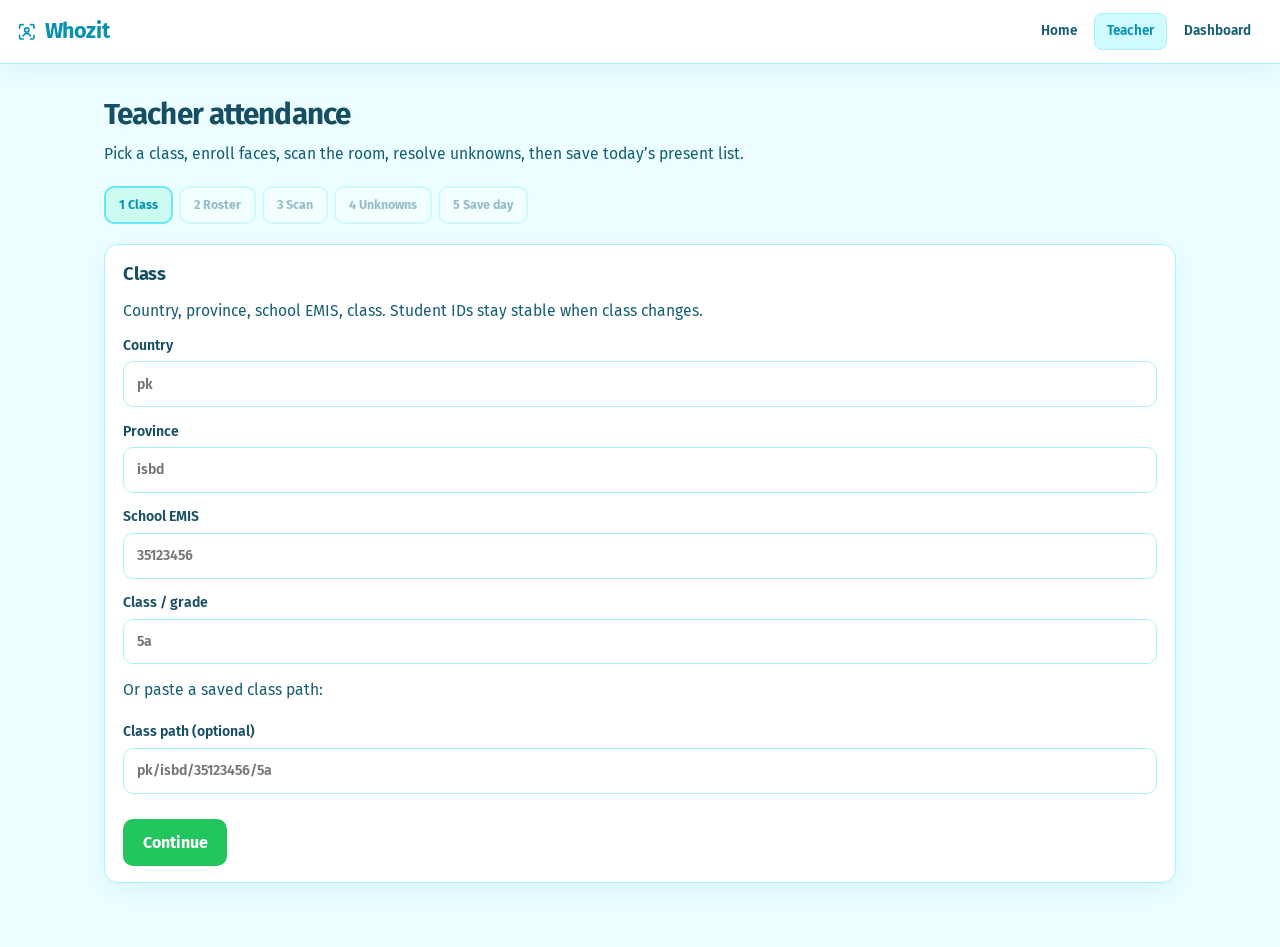
<file: static/teacher.html>
<!DOCTYPE html>
<html lang="en">
<head>
  <meta charset="UTF-8" />
  <meta name="viewport" content="width=device-width, initial-scale=1, viewport-fit=cover" />
  <meta name="theme-color" content="#F0FDFA" />
  <title>Whozit — Teacher</title>
  <link rel="icon" href="/favicon.svg" type="image/svg+xml" />
  <link rel="manifest" href="/static/site.webmanifest" />
  <link rel="preconnect" href="https://fonts.googleapis.com" />
  <link rel="preconnect" href="https://fonts.gstatic.com" crossorigin />
  <link href="https://fonts.googleapis.com/css2?family=Fira+Sans:wght@400;500;600;700&display=swap" rel="stylesheet" />
  <link rel="stylesheet" href="/static/whozit-shell.css" />
  <style>
    .steps {
      display: flex;
      flex-wrap: wrap;
      gap: 0.4rem;
      margin-bottom: 1.25rem;
    }
    .steps button {
      font: inherit;
      font-weight: 700;
      font-size: 0.78rem;
      padding: 0.5rem 0.8rem;
      border-radius: 10px;
      border: 2px solid var(--line);
      background: var(--paper);
      color: var(--muted);
      cursor: pointer;
      transition: background var(--ease), color var(--ease), border-color var(--ease);
    }
    .steps button:hover:not(:disabled) {
      background: var(--bg);
      color: var(--ink);
    }
    .steps button:focus-visible {
      outline: 2px solid var(--primary);
      outline-offset: 2px;
    }
    .steps button[aria-current="step"] {
      background: #CCFBF1;
      color: var(--primary);
      border-color: var(--line-strong);
    }
    .steps button:disabled { opacity: 0.4; cursor: not-allowed; }
    .panel[hidden] { display: none !important; }
    .panel h2 {
      font-family: var(--display);
      font-size: 1.15rem;
      font-weight: 700;
      letter-spacing: -0.02em;
      margin: 0 0 0.65rem;
    }
    .roster-list, .check-list, .unknown-list { list-style: none; margin: 0; padding: 0; }
    .roster-list li, .check-list li {
      display: flex;
      align-items: center;
      justify-content: space-between;
      gap: 0.75rem;
      padding: 0.7rem 0;
      border-bottom: 2px solid var(--line);
    }
    .check-list label {
      display: flex;
      align-items: center;
      gap: 0.6rem;
      font-weight: 600;
      flex: 1;
      cursor: pointer;
    }
    .unknown-card {
      display: grid;
      grid-template-columns: 72px 1fr;
      gap: 0.75rem;
      align-items: start;
      padding: 0.85rem 0;
      border-bottom: 2px solid var(--line);
    }
    .unknown-card img {
      width: 72px;
      height: 72px;
      object-fit: cover;
      border-radius: 10px;
      border: 2px solid var(--line);
    }
    .preview {
      max-width: 100%;
      border-radius: var(--radius);
      border: 2px solid var(--line);
      margin-top: 0.75rem;
    }
    .drop {
      border: 2px dashed var(--line-strong);
      border-radius: var(--radius);
      padding: 1.25rem;
      text-align: center;
      background: var(--bg);
      cursor: pointer;
      transition: background var(--ease), border-color var(--ease);
    }
    .drop:hover, .drop:focus-within, .drop.drag {
      border-color: var(--primary);
      background: #CCFBF1;
    }
    .cam-wrap {
      position: relative;
      background: #0F172A;
      border-radius: var(--radius);
      overflow: hidden;
      aspect-ratio: 4/3;
      max-height: 320px;
      border: 2px solid var(--ink);
      margin-top: 0.75rem;
    }
    .cam-wrap video { width: 100%; height: 100%; object-fit: cover; }
    .recent { display: flex; flex-wrap: wrap; gap: 0.4rem; margin-top: 0.5rem; }
    .recent button {
      font: inherit;
      font-size: 0.78rem;
      font-weight: 600;
      padding: 0.4rem 0.7rem;
      border-radius: 8px;
      border: 2px solid var(--line);
      background: var(--paper);
      color: var(--ink);
      cursor: pointer;
      transition: background var(--ease);
    }
    .recent button:hover { background: var(--bg); }

    .result-panel {
      margin: -0.25rem auto 5.5rem;
      max-width: 760px;
    }
    .result-head { margin-bottom: 2rem; }
    .result-head h2 {
      margin: 0 0 0.35rem;
      color: var(--ink);
      font-size: clamp(1.6rem, 5vw, 2rem);
    }
    .result-head p { margin: 0; color: var(--muted); }
    .result-summary {
      position: relative;
      overflow: hidden;
      display: grid;
      gap: 1.5rem;
      margin-bottom: 2rem;
      padding: 1.5rem;
      border: 1px solid rgba(153,246,228,.7);
      border-radius: 16px;
      background: var(--bg-2);
    }
    .result-summary::after {
      content: "";
      position: absolute;
      top: -5rem;
      right: -4rem;
      width: 12rem;
      height: 12rem;
      border-radius: 50%;
      background: rgba(19,105,106,.12);
      filter: blur(30px);
    }
    .result-total {
      position: relative;
      z-index: 1;
      display: flex;
      align-items: center;
      gap: 1.25rem;
    }
    .result-total-icon {
      width: 4rem;
      height: 4rem;
      flex-shrink: 0;
      display: grid;
      place-items: center;
      border-radius: 14px;
      color: var(--primary);
      background: var(--bg-2);
    }
    .result-total-icon svg { width: 2rem; height: 2rem; }
    .result-count {
      display: block;
      color: var(--primary);
      font: 700 3rem/1 var(--display);
      letter-spacing: -0.03em;
    }
    .result-count small { color: var(--muted); font-size: 1.5rem; }
    .result-label {
      color: var(--secondary);
      font: 700 0.7rem/1 var(--font);
      letter-spacing: 0.08em;
      text-transform: uppercase;
    }
    .result-progress { position: relative; z-index: 1; }
    .result-progress-label {
      display: flex;
      justify-content: space-between;
      margin-bottom: 0.5rem;
      color: var(--muted);
      font-size: 0.75rem;
      font-weight: 600;
    }
    .result-progress-track {
      height: 0.75rem;
      overflow: hidden;
      border-radius: 999px;
      background: rgba(153,246,228,.35);
    }
    .result-progress-bar {
      height: 100%;
      border-radius: inherit;
      background: var(--primary);
      transition: width 250ms ease;
    }
    .result-tools {
      display: flex;
      align-items: center;
      justify-content: space-between;
      gap: 1rem;
      margin-bottom: 1rem;
      padding-bottom: 0.75rem;
      border-bottom: 1px solid rgba(153,246,228,.55);
    }
    .result-tools > span {
      color: var(--muted);
      font-size: 0.75rem;
      font-weight: 700;
      letter-spacing: 0.08em;
      text-transform: uppercase;
    }
    .result-filter, .result-back {
      border: 0;
      background: transparent;
      color: var(--primary);
      font-weight: 600;
      cursor: pointer;
    }
    .result-back { margin-bottom: 1rem; padding: 0; color: var(--muted); }
    .result-filter:hover, .result-back:hover { color: var(--primary); }
    .result-roster { display: grid; gap: 1rem; }
    .result-student {
      display: flex;
      flex-direction: column;
      gap: 1rem;
      padding: 1rem;
      border: 1px solid rgba(153,246,228,.75);
      border-radius: 14px;
      background: #fff;
      box-shadow: 0 2px 8px rgba(26,54,93,.05);
    }
    .result-student.is-present { border-left: 4px solid var(--primary); }
    .student-person { display: flex; align-items: center; gap: 1rem; min-width: 0; }
    .student-avatar {
      width: 3rem;
      height: 3rem;
      flex-shrink: 0;
      display: grid;
      place-items: center;
      border-radius: 50%;
      background: #e0fdf9;
      color: var(--ink);
      font: 700 0.9rem/1 var(--display);
    }
    .result-student:not(.is-present) .student-avatar { filter: grayscale(1); opacity: .7; }
    .student-name { margin: 0; color: var(--ink); font-weight: 700; }
    .student-id { margin: 0.15rem 0 0; color: var(--muted); font-size: 0.82rem; }
    .student-status { display: flex; align-items: center; justify-content: space-between; gap: 0.75rem; }
    .present-badge {
      display: inline-flex;
      align-items: center;
      gap: 0.35rem;
      padding: 0.45rem 0.75rem;
      border: 1px solid rgba(19,105,106,.2);
      border-radius: 999px;
      background: var(--bg-2);
      color: var(--primary);
      font-size: 0.75rem;
      font-weight: 700;
    }
    .absent-label { color: var(--muted); font-size: 0.78rem; font-weight: 600; }
    .override-btn {
      min-height: 2.5rem;
      padding: 0 0.85rem;
      border: 1px solid rgba(153,246,228,.8);
      border-radius: 8px;
      background: #fff;
      color: var(--ink);
      font-weight: 700;
      cursor: pointer;
    }
    .override-btn:hover { background: #d3e4fe; }
    .result-savebar {
      position: fixed;
      z-index: 30;
      inset: auto 0 0;
      padding: 1rem max(1rem, calc((100vw - 760px) / 2)) max(1rem, env(safe-area-inset-bottom));
      border-top: 1px solid rgba(196,198,207,.6);
      background: rgba(240,253,250,.96);
      backdrop-filter: blur(10px);
      box-shadow: 0 -4px 10px rgba(26,54,93,.05);
    }
    .result-save {
      width: 100%;
      min-height: 3.5rem;
      border: 0;
      border-radius: 12px;
      background: var(--primary);
      color: #fff;
      font-size: 1.05rem;
      font-weight: 700;
      cursor: pointer;
    }
    .result-save:hover { background: var(--primary-hover); }
    .result-save:disabled { opacity: .55; cursor: wait; }
    .result-save-message { margin: 0.75rem 0 0; text-align: center; font-size: 0.85rem; }
    @media (min-width: 560px) {
      .result-student { flex-direction: row; align-items: center; justify-content: space-between; }
      .student-status { justify-content: flex-end; }
    }
    @media (prefers-reduced-motion: reduce) {
      .result-progress-bar { transition: none; }
    }
  </style>
</head>
<body>
  <div class="shell">
    <header class="topbar">
      <a class="brand" href="/">
        <svg class="brand-mark" viewBox="0 0 24 24" fill="none" aria-hidden="true">
          <path stroke="currentColor" stroke-width="1.8" stroke-linecap="round" d="M4 8V5.5A1.5 1.5 0 015.5 4H8M16 4h2.5A1.5 1.5 0 0120 5.5V8M20 16v2.5a1.5 1.5 0 01-1.5 1.5H16M8 20H5.5A1.5 1.5 0 014 18.5V16"/>
          <circle cx="12" cy="10" r="2.4" stroke="currentColor" stroke-width="1.8"/>
          <path stroke="currentColor" stroke-width="1.8" stroke-linecap="round" d="M8 16.5c.9-1.8 2.5-2.7 4-2.7s3.1.9 4 2.7"/>
        </svg>
        Whozit
      </a>
      <nav class="app-nav" aria-label="App">
        <a href="/">Home</a>
        <a href="/teacher" aria-current="page">Teacher</a>
        <a href="/dashboard">Dashboard</a>
      </nav>
    </header>

    <main class="main">
      <h1 class="screen-title">Teacher attendance</h1>
      <p class="lede">Pick a class, enroll faces, scan the room, resolve unknowns, then save today’s present list.</p>

      <div class="steps" role="tablist" aria-label="Steps">
        <button type="button" data-step="1" aria-current="step">1 Class</button>
        <button type="button" data-step="2">2 Roster</button>
        <button type="button" data-step="3">3 Scan</button>
        <button type="button" data-step="4">4 Unknowns</button>
        <button type="button" data-step="5">5 Save day</button>
      </div>

      <div id="globalMsg" hidden class="msg" role="status"></div>

      <!-- Step 1 -->
      <section class="panel card" id="step-1" data-panel="1">
        <h2>Class</h2>
        <p class="lede" style="margin-bottom:0.75rem">Country, province, school EMIS, class. Student IDs stay stable when class changes.</p>
        <label class="field">Country
          <input type="text" id="orgCountry" autocomplete="off" placeholder="pk" />
        </label>
        <label class="field">Province
          <input type="text" id="orgProvince" autocomplete="off" placeholder="isbd" />
        </label>
        <label class="field">School EMIS
          <input type="text" id="orgEmis" autocomplete="off" placeholder="35123456" />
        </label>
        <label class="field">Class / grade
          <input type="text" id="orgGrade" autocomplete="off" placeholder="5a" />
        </label>
        <p class="lede" style="margin-top:0.5rem">Or paste a saved class path:</p>
        <label class="field">Class path (optional)
          <input type="text" id="classSlug" autocomplete="off" placeholder="pk/isbd/35123456/5a" />
        </label>
        <div class="recent" id="recentSlugs" aria-label="Recent classes"></div>
        <div class="btn-row">
          <button type="button" class="btn btn-primary" id="btnSaveSlug">Continue</button>
        </div>
      </section>

      <!-- Step 2 -->
      <section class="panel card" id="step-2" data-panel="2" hidden>
        <h2>Roster &amp; enroll</h2>
        <p id="slugBadge" class="chip" style="margin-bottom:0.75rem"></p>
        <ul class="roster-list" id="rosterList"></ul>
        <p id="rosterEmpty" class="msg msg-muted" hidden>No students yet. Enroll below.</p>

        <h3 style="font-family:var(--display);margin:1rem 0 0.5rem">Add student</h3>
        <label class="field">Name
          <input type="text" id="enrollName" placeholder="Haroon" />
        </label>
        <label class="field">Existing student ID (optional)
          <input type="text" id="enrollStudentId" placeholder="pk+isbd+35123456+042" />
        </label>
        <div class="drop" id="enrollDrop" tabindex="0" role="button" aria-label="Upload enroll photo">
          <p><strong>Drop / click</strong> face photo</p>
          <input type="file" id="enrollFile" accept="image/*" class="sr-only" />
        </div>
        <img id="enrollPreview" class="preview" alt="" hidden />
        <div class="btn-row">
          <button type="button" class="btn btn-secondary" id="btnEnrollCam">Camera</button>
          <button type="button" class="btn btn-accent" id="btnEnroll" disabled>Enroll</button>
          <button type="button" class="btn btn-primary" id="btnToScan">Next: Scan</button>
        </div>
        <div class="cam-wrap" id="enrollCamWrap" hidden>
          <video id="enrollVideo" autoplay playsinline muted></video>
        </div>
        <div class="btn-row" id="enrollCamBtns" hidden>
          <button type="button" class="btn btn-primary" id="btnEnrollSnap">Capture</button>
          <button type="button" class="btn btn-secondary" id="btnEnrollCamStop">Stop camera</button>
        </div>
      </section>

      <!-- Step 3 -->
      <section class="panel card" id="step-3" data-panel="3" hidden>
        <h2>Scan classroom</h2>
        <div class="drop" id="scanDrop" tabindex="0" role="button" aria-label="Upload classroom photo">
          <p><strong>Drop / click</strong> classroom photo</p>
          <input type="file" id="scanFile" accept="image/*" class="sr-only" />
        </div>
        <img id="scanPreview" class="preview" alt="" hidden />
        <div class="btn-row">
          <button type="button" class="btn btn-secondary" id="btnScanCam">Camera</button>
          <button type="button" class="btn btn-accent" id="btnRecognize" disabled>Recognize</button>
        </div>
        <div class="cam-wrap" id="scanCamWrap" hidden>
          <video id="scanVideo" autoplay playsinline muted></video>
        </div>
        <div class="btn-row" id="scanCamBtns" hidden>
          <button type="button" class="btn btn-primary" id="btnScanSnap">Capture</button>
          <button type="button" class="btn btn-secondary" id="btnScanCamStop">Stop camera</button>
        </div>
        <div id="scanResult" hidden style="margin-top:1rem">
          <p><span class="chip chip-ok" id="matchedChip"></span>
             <span class="chip chip-bad" id="unknownChip"></span></p>
          <img id="annotatedPreview" class="preview" alt="Annotated scan" hidden />
        </div>
      </section>

      <!-- Step 4 -->
      <section class="panel card" id="step-4" data-panel="4" hidden>
        <h2>Unknown faces</h2>
        <p class="lede">Name + enroll, or discard. Then continue.</p>
        <div id="unknownList" class="unknown-list"></div>
        <p id="unknownEmpty" class="msg msg-ok" hidden>No unknowns — all faces matched.</p>
        <div class="btn-row">
          <button type="button" class="btn btn-primary" id="btnToConfirm">Next: Confirm present</button>
        </div>
      </section>

      <!-- Step 5 -->
      <section class="panel card" id="step-5" data-panel="5" hidden>
        <h2>Confirm present</h2>
        <label class="field">Date
          <input type="date" id="attendDate" />
        </label>
        <ul class="check-list" id="presentList"></ul>
        <div class="btn-row">
          <button type="button" class="btn btn-secondary" id="btnSelectMatched">Select matched only</button>
          <button type="button" class="btn btn-secondary" id="btnSelectAll">Select all</button>
          <button type="button" class="btn btn-primary" id="btnSaveDay">Save daily roll</button>
        </div>
        <p id="saveMsg" class="msg" hidden></p>
        <p style="margin-top:1rem"><a href="/dashboard">Open dashboard →</a></p>
      </section>

      <!-- Attendance results -->
      <section class="panel result-panel" id="step-6" data-panel="6" hidden>
        <button type="button" class="result-back" id="btnRetake">← Retake photo</button>
        <div class="result-head">
          <h2>Attendance results</h2>
          <p>Review AI-matched attendance before finalizing.</p>
        </div>

        <div class="result-summary">
          <div class="result-total">
            <span class="result-total-icon">
              <svg viewBox="0 0 24 24" fill="none" stroke="currentColor" stroke-width="1.8" aria-hidden="true"><path stroke-linecap="round" d="M5 19V9m7 10V5m7 14v-7"/></svg>
            </span>
            <div>
              <strong class="result-count"><span id="resultPresent">0</span><small>/<span id="resultRoster">0</span></small></strong>
              <span class="result-label">Students present</span>
            </div>
          </div>
          <div class="result-progress">
            <div class="result-progress-label"><span>Match rate</span><strong id="resultRate">0%</strong></div>
            <div class="result-progress-track">
              <div class="result-progress-bar" id="resultProgress" style="width:0%"></div>
            </div>
          </div>
        </div>

        <div class="result-tools">
          <span>Student roster</span>
          <button type="button" class="result-filter" id="btnResultFilter">Filter: All</button>
        </div>
        <div class="result-roster" id="resultRosterList"></div>
        <p class="msg msg-muted" id="resultRosterEmpty" hidden>Roster empty. Enroll students before taking attendance.</p>

        <div class="result-savebar">
          <button type="button" class="result-save" id="btnConfirmResults">Confirm &amp; save</button>
          <p class="result-save-message" id="resultSaveMessage" hidden></p>
        </div>
      </section>
    </main>
  </div>

  <script src="/static/whozit-auth.js"></script>
  <script>
    const SLUG_KEY = "whozit_scope_key";
    const RECENT_KEY = "whozit_recent_slugs";

    const state = {
      step: 1,
      slug: localStorage.getItem(SLUG_KEY) || "",
      enrollBlob: null,
      scanBlob: null,
      roster: [],
      matchedIds: new Set(),
      aiMatchedIds: new Set(),
      unknowns: [],
      streams: { enroll: null, scan: null },
      resultFilter: "all",
    };

    const $ = (id) => document.getElementById(id);

    function showMsg(text, kind = "muted") {
      const el = $("globalMsg");
      el.hidden = !text;
      el.className = "msg msg-" + kind;
      el.textContent = text || "";
    }

    function todayISO() {
      const d = new Date();
      const m = String(d.getMonth() + 1).padStart(2, "0");
      const day = String(d.getDate()).padStart(2, "0");
      return `${d.getFullYear()}-${m}-${day}`;
    }

    function rememberSlug(slug) {
      localStorage.setItem(SLUG_KEY, slug);
      let recent = [];
      try { recent = JSON.parse(localStorage.getItem(RECENT_KEY) || "[]"); } catch (_) {}
      recent = [slug, ...recent.filter((s) => s !== slug)].slice(0, 6);
      localStorage.setItem(RECENT_KEY, JSON.stringify(recent));
      renderRecent();
    }

    function renderRecent() {
      const box = $("recentSlugs");
      let recent = [];
      try { recent = JSON.parse(localStorage.getItem(RECENT_KEY) || "[]"); } catch (_) {}
      box.innerHTML = recent.map((s) =>
        `<button type="button" data-slug="${s.replace(/"/g, "&quot;")}">${s}</button>`
      ).join("");
      box.querySelectorAll("button").forEach((btn) => {
        btn.addEventListener("click", () => {
          $("classSlug").value = btn.getAttribute("data-slug");
        });
      });
    }

    function setStep(n) {
      state.step = n;
      document.querySelectorAll(".panel").forEach((p) => {
        p.hidden = Number(p.getAttribute("data-panel")) !== n;
      });
      document.querySelectorAll(".steps button").forEach((btn) => {
        const s = Number(btn.getAttribute("data-step"));
        btn.setAttribute("aria-current", s === n ? "step" : "false");
        btn.disabled = s > 1 && !state.slug;
      });
      if (n === 2) loadRoster();
      if (n === 5) buildPresentList();
      showMsg("");
    }

    async function api(path, opts = {}) {
      return WhozitAuth.apiFetch(path, opts);
    }

    async function loadRoster() {
      if (!state.slug) return;
      $("slugBadge").textContent = state.slug;
      try {
        state.roster = await api(`/refs?scope_key=${encodeURIComponent(state.slug)}`);
      } catch (e) {
        showMsg(e.message, "error");
        return;
      }
      const list = $("rosterList");
      $("rosterEmpty").hidden = state.roster.length > 0;
      list.innerHTML = state.roster.map((p) => `
        <li>
          <span><strong>${escapeHtml(p.name)}</strong>
            ${p.ref_id ? `<span class="chip" title="${escapeHtml(p.ref_id)}">${escapeHtml(p.ref_id)}</span>` : ""}
            <span class="chip">${p.sample_count} sample${p.sample_count === 1 ? "" : "s"}</span>
          </span>
          <button type="button" class="btn btn-danger" data-del="${p.ref_id}">Delete</button>
        </li>`).join("");
      list.querySelectorAll("[data-del]").forEach((btn) => {
        btn.addEventListener("click", async () => {
          if (!confirm("Delete this student?")) return;
          try {
            await api(`/refs/${encodeURIComponent(btn.getAttribute("data-del"))}?scope_key=${encodeURIComponent(state.slug)}`, { method: "DELETE" });
            await loadRoster();
            showMsg("Deleted", "ok");
          } catch (e) {
            showMsg(e.message, "error");
          }
        });
      });
    }

    function escapeHtml(s) {
      return String(s).replace(/[&<>"']/g, (c) => ({
        "&": "&amp;", "<": "&lt;", ">": "&gt;", '"': "&quot;", "'": "&#39;"
      })[c]);
    }

    function wireDrop(dropId, fileId, onFile) {
      const drop = $(dropId);
      const file = $(fileId);
      drop.addEventListener("click", () => file.click());
      drop.addEventListener("keydown", (e) => {
        if (e.key === "Enter" || e.key === " ") { e.preventDefault(); file.click(); }
      });
      drop.addEventListener("dragover", (e) => { e.preventDefault(); drop.classList.add("drag"); });
      drop.addEventListener("dragleave", () => drop.classList.remove("drag"));
      drop.addEventListener("drop", (e) => {
        e.preventDefault();
        drop.classList.remove("drag");
        const f = e.dataTransfer.files?.[0];
        if (f) onFile(f);
      });
      file.addEventListener("change", () => {
        const f = file.files?.[0];
        if (f) onFile(f);
      });
    }

    function setPreview(imgId, blob) {
      const img = $(imgId);
      if (img._url) URL.revokeObjectURL(img._url);
      img._url = URL.createObjectURL(blob);
      img.src = img._url;
      img.hidden = false;
    }

    async function startCam(kind) {
      stopCam(kind);
      const stream = await navigator.mediaDevices.getUserMedia({
        video: { facingMode: "environment" },
        audio: false,
      });
      state.streams[kind] = stream;
      const video = $(kind === "enroll" ? "enrollVideo" : "scanVideo");
      video.srcObject = stream;
      $(kind === "enroll" ? "enrollCamWrap" : "scanCamWrap").hidden = false;
      $(kind === "enroll" ? "enrollCamBtns" : "scanCamBtns").hidden = false;
    }

    function stopCam(kind) {
      const s = state.streams[kind];
      if (s) s.getTracks().forEach((t) => t.stop());
      state.streams[kind] = null;
      const video = $(kind === "enroll" ? "enrollVideo" : "scanVideo");
      video.srcObject = null;
      $(kind === "enroll" ? "enrollCamWrap" : "scanCamWrap").hidden = true;
      $(kind === "enroll" ? "enrollCamBtns" : "scanCamBtns").hidden = true;
    }

    function snap(kind) {
      const video = $(kind === "enroll" ? "enrollVideo" : "scanVideo");
      const canvas = document.createElement("canvas");
      canvas.width = video.videoWidth || 640;
      canvas.height = video.videoHeight || 480;
      canvas.getContext("2d").drawImage(video, 0, 0);
      canvas.toBlob((blob) => {
        if (!blob) return;
        if (kind === "enroll") {
          state.enrollBlob = blob;
          setPreview("enrollPreview", blob);
          $("btnEnroll").disabled = !$("enrollName").value.trim();
        } else {
          state.scanBlob = blob;
          setPreview("scanPreview", blob);
          $("btnRecognize").disabled = false;
        }
        stopCam(kind);
        if (kind === "scan") recognizeAttendance();
      }, "image/jpeg", 0.92);
    }

    async function doEnroll(blob, name, studentId) {
      const fd = new FormData();
      fd.append("name", name);
      fd.append("scope_key", state.slug);
      fd.append("image", blob, "face.jpg");
      if (studentId) fd.append("ref_id", studentId);
      return api("/enroll", { method: "POST", body: fd });
    }

    function renderUnknowns() {
      const box = $("unknownList");
      $("unknownEmpty").hidden = state.unknowns.length > 0;
      box.innerHTML = state.unknowns.map((u, i) => `
        <div class="unknown-card" data-idx="${i}">
          <img src="data:${u.mime_type};base64,${u.image_base64}" alt="Unknown face ${i + 1}" />
          <div>
            <label class="field">Name
              <input type="text" class="unk-name" data-idx="${i}" placeholder="Student name" />
            </label>
            <div class="btn-row">
              <button type="button" class="btn btn-accent unk-enroll" data-idx="${i}">Enroll</button>
              <button type="button" class="btn btn-secondary unk-discard" data-idx="${i}">Discard</button>
            </div>
          </div>
        </div>`).join("");

      box.querySelectorAll(".unk-discard").forEach((btn) => {
        btn.addEventListener("click", () => {
          const i = Number(btn.getAttribute("data-idx"));
          state.unknowns.splice(i, 1);
          renderUnknowns();
        });
      });
      box.querySelectorAll(".unk-enroll").forEach((btn) => {
        btn.addEventListener("click", async () => {
          const i = Number(btn.getAttribute("data-idx"));
          const name = box.querySelector(`.unk-name[data-idx="${i}"]`)?.value?.trim();
          if (!name) { showMsg("Name required", "error"); return; }
          const u = state.unknowns[i];
          try {
            const bin = atob(u.image_base64);
            const arr = new Uint8Array(bin.length);
            for (let j = 0; j < bin.length; j++) arr[j] = bin.charCodeAt(j);
            const blob = new Blob([arr], { type: u.mime_type || "image/jpeg" });
            const res = await doEnroll(blob, name, null);
            state.matchedIds.add(res.ref.ref_id);
            state.unknowns.splice(i, 1);
            await loadRoster();
            renderUnknowns();
            showMsg(`Enrolled ${name}`, "ok");
          } catch (e) {
            showMsg(e.message, "error");
          }
        });
      });
    }

    function buildPresentList() {
      $("attendDate").value = $("attendDate").value || todayISO();
      const list = $("presentList");
      list.innerHTML = state.roster.map((p) => {
        const checked = state.matchedIds.has(p.ref_id) ? "checked" : "";
        return `<li><label>
          <input type="checkbox" value="${p.ref_id}" ${checked} />
          ${escapeHtml(p.name)}
        </label></li>`;
      }).join("");
      if (!state.roster.length) {
        list.innerHTML = "<li class='msg msg-muted'>Roster empty — enroll students first.</li>";
      }
    }

    function studentInitials(name) {
      return String(name || "?").trim().split(/\s+/).slice(0, 2).map((part) => part[0]).join("").toUpperCase();
    }

    function updateResultSummary() {
      const present = state.matchedIds.size;
      const total = state.roster.length;
      const rate = total ? Math.round((present / total) * 100) : 0;
      $("resultPresent").textContent = present;
      $("resultRoster").textContent = total;
      $("resultRate").textContent = `${rate}%`;
      $("resultProgress").style.width = `${rate}%`;
    }

    function renderAttendanceResults() {
      const list = $("resultRosterList");
      const filtered = state.roster.filter((person) => {
        if (state.resultFilter === "present") return state.matchedIds.has(person.ref_id);
        if (state.resultFilter === "absent") return !state.matchedIds.has(person.ref_id);
        return true;
      });
      $("resultRosterEmpty").hidden = state.roster.length > 0;
      list.innerHTML = filtered.map((person) => {
        const present = state.matchedIds.has(person.ref_id);
        const aiMatched = state.aiMatchedIds.has(person.ref_id);
        return `<article class="result-student ${present ? "is-present" : ""}" data-result-status="${present ? "present" : "absent"}">
          <div class="student-person">
            <span class="student-avatar" aria-hidden="true">${escapeHtml(studentInitials(person.name))}</span>
            <div>
              <p class="student-name">${escapeHtml(person.name)}</p>
              <p class="student-id">${present ? (aiMatched ? "AI matched" : "Manually marked present") : "Not detected in photo"}</p>
            </div>
          </div>
          <div class="student-status">
            ${present
              ? `<span class="present-badge">✓ Present</span>`
              : `<span class="absent-label">Absent</span>`}
            <button type="button" class="override-btn" data-override="${escapeHtml(person.ref_id)}">${present ? "Mark absent" : "Override"}</button>
          </div>
        </article>`;
      }).join("");
      list.querySelectorAll("[data-override]").forEach((button) => {
        button.addEventListener("click", () => {
          const id = button.getAttribute("data-override");
          if (state.matchedIds.has(id)) state.matchedIds.delete(id);
          else state.matchedIds.add(id);
          renderAttendanceResults();
        });
      });
      updateResultSummary();
    }

    function showAttendanceResults() {
      state.resultFilter = "all";
      $("btnResultFilter").textContent = "Filter: All";
      $("resultSaveMessage").hidden = true;
      renderAttendanceResults();
      setStep(6);
    }

    async function recognizeAttendance() {
      if (!state.scanBlob || !state.slug) return;
      const fd = new FormData();
      fd.append("scope_key", state.slug);
      fd.append("image", state.scanBlob, "class.jpg");
      try {
        showMsg("Recognizing…", "muted");
        $("btnRecognize").disabled = true;
        const res = await api("/recognize", { method: "POST", body: fd });
        state.aiMatchedIds = new Set(
          (res.faces || []).filter((face) => face.matched && face.ref_id).map((face) => face.ref_id)
        );
        state.matchedIds = new Set(state.aiMatchedIds);
        state.unknowns = (res.faces || []).filter((face) => !face.matched);
        $("matchedChip").textContent = `${state.matchedIds.size} matched`;
        $("unknownChip").textContent = `${res.unknown_count || state.unknowns.length} unknown`;
        $("scanResult").hidden = false;
        if (res.annotated_image_base64) {
          const image = $("annotatedPreview");
          image.src = `data:${res.annotated_mime_type || "image/jpeg"};base64,${res.annotated_image_base64}`;
          image.hidden = false;
        }
        await loadRoster();
        renderUnknowns();
        showMsg("");
        showAttendanceResults();
      } catch (error) {
        $("btnRecognize").disabled = false;
        showMsg(error.message, "error");
      }
    }

    // Wire UI
    document.querySelectorAll(".steps button").forEach((btn) => {
      btn.addEventListener("click", () => {
        const s = Number(btn.getAttribute("data-step"));
        if (s > 1 && !state.slug) return;
        setStep(s);
      });
    });

    $("btnSaveSlug").addEventListener("click", async () => {
      const country = $("orgCountry").value.trim();
      const province = $("orgProvince").value.trim();
      const emis = $("orgEmis").value.trim();
      const grade = $("orgGrade").value.trim();
      const pasted = $("classSlug").value.trim().toLowerCase();
      try {
        if (country && province && emis && grade) {
          const klass = await api("/org/classes", {
            method: "POST",
            headers: { "Content-Type": "application/json" },
            body: JSON.stringify({ country, province, emis, grade }),
          });
          state.slug = klass.scope_key;
        } else if (pasted) {
          const parts = pasted.split("/").filter(Boolean);
          if (parts.length !== 4) {
            showMsg("Use country, province, EMIS, class — or a 4-part path", "error");
            return;
          }
          const klass = await api("/org/classes", {
            method: "POST",
            headers: { "Content-Type": "application/json" },
            body: JSON.stringify({
              country: parts[0],
              province: parts[1],
              emis: parts[2],
              grade: parts[3],
            }),
          });
          state.slug = klass.scope_key;
        } else {
          showMsg("Country, province, school EMIS, and class are required", "error");
          return;
        }
        $("classSlug").value = state.slug;
        rememberSlug(state.slug);
        setStep(2);
      } catch (e) {
        showMsg(e.message, "error");
      }
    });

    $("enrollName").addEventListener("input", () => {
      $("btnEnroll").disabled = !state.enrollBlob || !$("enrollName").value.trim();
    });

    wireDrop("enrollDrop", "enrollFile", (f) => {
      state.enrollBlob = f;
      setPreview("enrollPreview", f);
      $("btnEnroll").disabled = !$("enrollName").value.trim();
    });
    wireDrop("scanDrop", "scanFile", (f) => {
      state.scanBlob = f;
      setPreview("scanPreview", f);
      $("btnRecognize").disabled = false;
    });

    $("btnEnrollCam").addEventListener("click", () => startCam("enroll").catch((e) => showMsg(e.message, "error")));
    $("btnEnrollCamStop").addEventListener("click", () => stopCam("enroll"));
    $("btnEnrollSnap").addEventListener("click", () => snap("enroll"));
    $("btnScanCam").addEventListener("click", () => startCam("scan").catch((e) => showMsg(e.message, "error")));
    $("btnScanCamStop").addEventListener("click", () => stopCam("scan"));
    $("btnScanSnap").addEventListener("click", () => snap("scan"));

    $("btnEnroll").addEventListener("click", async () => {
      try {
        const res = await doEnroll(state.enrollBlob, $("enrollName").value.trim(), $("enrollStudentId").value.trim() || null);
        $("enrollName").value = "";
        $("enrollStudentId").value = "";
        state.enrollBlob = null;
        $("enrollPreview").hidden = true;
        $("btnEnroll").disabled = true;
        await loadRoster();
        showMsg(`Enrolled ${res.ref.ref_id}`, "ok");
      } catch (e) {
        showMsg(e.message, "error");
      }
    });

    $("btnToScan").addEventListener("click", () => setStep(3));

    $("btnRecognize").addEventListener("click", recognizeAttendance);

    $("btnToConfirm").addEventListener("click", () => setStep(5));

    $("btnRetake").addEventListener("click", () => {
      state.scanBlob = null;
      $("scanPreview").hidden = true;
      $("btnRecognize").disabled = true;
      setStep(3);
    });
    $("btnResultFilter").addEventListener("click", () => {
      const filters = ["all", "present", "absent"];
      state.resultFilter = filters[(filters.indexOf(state.resultFilter) + 1) % filters.length];
      $("btnResultFilter").textContent = `Filter: ${state.resultFilter[0].toUpperCase()}${state.resultFilter.slice(1)}`;
      renderAttendanceResults();
    });
    $("btnConfirmResults").addEventListener("click", async () => {
      const button = $("btnConfirmResults");
      const message = $("resultSaveMessage");
      button.disabled = true;
      message.hidden = true;
      try {
        await api("/attendance/day", {
          method: "POST",
          headers: { "Content-Type": "application/json" },
          body: JSON.stringify({
            scope_key: state.slug,
            date: todayISO(),
            present_ref_ids: [...state.matchedIds],
          }),
        });
        message.hidden = false;
        message.style.color = "var(--ok)";
        message.textContent = `Saved ${state.matchedIds.size} present. Opening dashboard…`;
        window.location.assign("/dashboard");
      } catch (error) {
        button.disabled = false;
        message.hidden = false;
        message.style.color = "var(--danger)";
        message.textContent = error.message;
      }
    });

    $("btnSelectMatched").addEventListener("click", () => {
      $("presentList").querySelectorAll("input[type=checkbox]").forEach((cb) => {
        cb.checked = state.matchedIds.has(cb.value);
      });
    });
    $("btnSelectAll").addEventListener("click", () => {
      $("presentList").querySelectorAll("input[type=checkbox]").forEach((cb) => { cb.checked = true; });
    });

    $("btnSaveDay").addEventListener("click", async () => {
      const ids = [...$("presentList").querySelectorAll("input[type=checkbox]:checked")].map((cb) => cb.value);
      const date = $("attendDate").value || todayISO();
      try {
        await api("/attendance/day", {
          method: "POST",
          headers: { "Content-Type": "application/json" },
          body: JSON.stringify({
            scope_key: state.slug,
            date,
            present_ref_ids: ids,
          }),
        });
        const el = $("saveMsg");
        el.hidden = false;
        el.className = "msg msg-ok";
        el.textContent = `Saved ${ids.length} present for ${date}`;
        showMsg("Daily roll saved", "ok");
      } catch (e) {
        const el = $("saveMsg");
        el.hidden = false;
        el.className = "msg msg-error";
        el.textContent = e.message;
        showMsg(e.message, "error");
      }
    });

    // init
    renderRecent();
    if (state.slug) {
      $("classSlug").value = state.slug;
      if (new URLSearchParams(location.search).get("attendance") === "1") {
        setStep(3);
        startCam("scan").catch((error) => showMsg(error.message, "error"));
      } else {
        setStep(2);
      }
    } else {
      setStep(1);
    }
  </script>
</body>
</html>
</file>
<file: docs/styles.css>
:root {
  --bg: #f6f8fb;
  --bg-raise: #ffffff;
  --bg-card: rgba(255, 255, 255, 0.88);
  --line: rgba(15, 23, 42, 0.09);
  --line-strong: rgba(15, 23, 42, 0.18);
  --text: #0f172a;
  --muted: #475569;
  --green: #16a34a;
  --green-deep: #15803d;
  --cyan: #0e7490;
  --font-display: "Space Grotesk", system-ui, sans-serif;
  --font-body: "DM Sans", system-ui, sans-serif;
  --font-mono: "JetBrains Mono", ui-monospace, "SF Mono", Menlo, monospace;
  --ease: cubic-bezier(0.22, 1, 0.36, 1);
  --max: 72rem;
}

*,
*::before,
*::after {
  box-sizing: border-box;
}

html {
  scroll-behavior: smooth;
}

body {
  margin: 0;
  font-family: var(--font-body);
  font-size: 1.0625rem;
  line-height: 1.65;
  color: var(--text);
  background:
    radial-gradient(1000px 520px at 85% -5%, rgba(8, 145, 178, 0.08), transparent 55%),
    radial-gradient(900px 600px at 0% 30%, rgba(22, 163, 74, 0.07), transparent 55%),
    var(--bg);
  min-height: 100vh;
  color-scheme: light;
}

/* faint dot grid over whole page */
body::before {
  content: "";
  position: fixed;
  inset: 0;
  z-index: -1;
  background-image: radial-gradient(rgba(15, 23, 42, 0.08) 1px, transparent 1px);
  background-size: 30px 30px;
  pointer-events: none;
}

img,
svg {
  display: block;
  max-width: 100%;
}

code {
  font-family: var(--font-mono);
  font-size: 0.9em;
  background: rgba(15, 23, 42, 0.07);
  border-radius: 0.25rem;
  padding: 0.1em 0.35em;
}

a {
  color: var(--cyan);
  text-decoration-thickness: 1px;
  text-underline-offset: 0.2em;
}

a:hover {
  color: var(--green-deep);
}

:focus-visible {
  outline: 2px solid var(--green);
  outline-offset: 3px;
}

.skip-link {
  position: absolute;
  left: 1rem;
  top: -4rem;
  z-index: 100;
  padding: 0.6rem 1rem;
  background: var(--text);
  color: #ffffff;
  font-weight: 700;
  border-radius: 0.4rem;
  text-decoration: none;
  transition: top 0.2s var(--ease);
}

.skip-link:focus {
  top: 1rem;
}

/* ---------- header ---------- */

.site-header {
  position: sticky;
  top: 0;
  z-index: 50;
  backdrop-filter: blur(12px);
  background: rgba(246, 248, 251, 0.85);
  border-bottom: 1px solid var(--line);
}

.header-inner {
  max-width: var(--max);
  margin: 0 auto;
  padding: 0.85rem 1rem;
  display: flex;
  align-items: center;
  justify-content: space-between;
  gap: 1rem;
}

@media (min-width: 768px) {
  .header-inner {
    padding: 0.9rem 1.5rem;
  }
}

@media (min-width: 1024px) {
  .header-inner {
    padding: 0.95rem 2rem;
  }
}

.brand {
  display: inline-flex;
  align-items: center;
  gap: 0.55rem;
  font-family: var(--font-display);
  font-weight: 700;
  font-size: 1.25rem;
  letter-spacing: -0.02em;
  color: var(--text);
  text-decoration: none;
}

.brand:hover {
  color: var(--text);
}

.brand-mark {
  width: 1.6rem;
  height: 1.6rem;
  color: var(--green);
}

.nav-links {
  display: flex;
  align-items: center;
  gap: 0.35rem;
}

.nav-links a:not(.btn) {
  color: var(--muted);
  text-decoration: none;
  font-size: 0.95rem;
  font-weight: 500;
  padding: 0.4rem 0.65rem;
  border-radius: 0.35rem;
  transition: color 0.2s var(--ease), background-color 0.2s var(--ease);
}

.nav-links a:not(.btn):hover {
  color: var(--text);
  background: rgba(15, 23, 42, 0.06);
}

.nav-links .btn {
  margin-left: 0.5rem;
}

@media (max-width: 560px) {
  .nav-links a:not(.btn) {
    display: none;
  }
}

/* ---------- buttons ---------- */

.btn {
  display: inline-flex;
  align-items: center;
  justify-content: center;
  gap: 0.5rem;
  padding: 0.7rem 1.2rem;
  border-radius: 0.45rem;
  font-family: var(--font-body);
  font-weight: 600;
  font-size: 0.95rem;
  line-height: 1.2;
  text-decoration: none;
  cursor: pointer;
  border: 1px solid transparent;
  transition: background-color 0.2s var(--ease), color 0.2s var(--ease),
    border-color 0.2s var(--ease), box-shadow 0.25s var(--ease);
}

.btn svg {
  width: 1.1rem;
  height: 1.1rem;
  flex-shrink: 0;
}

.btn-primary {
  background: var(--green);
  color: #ffffff;
  box-shadow: 0 1px 2px rgba(15, 23, 42, 0.12);
}

.btn-primary:hover {
  background: var(--green-deep);
  color: #ffffff;
  box-shadow: 0 4px 18px rgba(22, 163, 74, 0.35);
}

.btn-ghost {
  background: rgba(255, 255, 255, 0.7);
  color: var(--text);
  border-color: var(--line-strong);
}

.btn-ghost:hover {
  background: #ffffff;
  color: var(--text);
  border-color: rgba(15, 23, 42, 0.32);
}

.btn-large {
  padding: 0.9rem 1.5rem;
  font-size: 1rem;
}

/* ---------- hero ---------- */

.hero {
  position: relative;
  overflow: hidden;
  border-bottom: 1px solid var(--line);
}

.hero-inner {
  max-width: var(--max);
  margin: 0 auto;
  padding: 4.5rem 1rem 4rem;
  display: grid;
  gap: 3rem;
  align-items: center;
}

@media (min-width: 768px) {
  .hero-inner {
    padding: 5.5rem 1.5rem 5rem;
  }
}

@media (min-width: 1024px) {
  .hero-inner {
    grid-template-columns: 1.05fr 1fr;
    gap: 4rem;
    padding: 6.5rem 2rem 6rem;
  }
}

.hero-eyebrow {
  display: inline-flex;
  align-items: center;
  gap: 0.5rem;
  font-family: var(--font-mono);
  font-size: 0.78rem;
  letter-spacing: 0.08em;
  text-transform: uppercase;
  color: var(--cyan);
  border: 1px solid rgba(14, 116, 144, 0.4);
  border-radius: 999px;
  padding: 0.35rem 0.85rem;
  margin: 0 0 1.4rem;
  background: rgba(255, 255, 255, 0.6);
}

.pulse-dot {
  width: 0.5rem;
  height: 0.5rem;
  border-radius: 999px;
  background: var(--green);
  animation: pulse 2s ease-in-out infinite;
}

@keyframes pulse {
  0%,
  100% {
    box-shadow: 0 0 0 0 rgba(22, 163, 74, 0.5);
  }
  50% {
    box-shadow: 0 0 0 6px rgba(22, 163, 74, 0);
  }
}

.hero h1 {
  font-family: var(--font-display);
  font-size: clamp(2.5rem, 6.5vw, 4.25rem);
  font-weight: 700;
  letter-spacing: -0.035em;
  line-height: 1.04;
  margin: 0 0 1.2rem;
}

.hero h1 .accent {
  color: var(--green);
}

.hero-lead {
  margin: 0 0 2rem;
  color: var(--muted);
  font-size: 1.12rem;
  max-width: 34rem;
}

.hero-actions {
  display: flex;
  flex-wrap: wrap;
  gap: 0.85rem;
}

.hero-meta {
  margin: 2.25rem 0 0;
  padding: 0;
  list-style: none;
  display: flex;
  flex-wrap: wrap;
  gap: 0.6rem 1.6rem;
  font-family: var(--font-mono);
  font-size: 0.82rem;
  color: var(--muted);
}

.hero-meta li {
  display: inline-flex;
  align-items: center;
  gap: 0.45rem;
}

.hero-meta svg {
  width: 0.95rem;
  height: 0.95rem;
  color: var(--green);
}

/* scanner panel — stays dark like a camera feed */

.scanner {
  position: relative;
  border: 1px solid rgba(15, 23, 42, 0.25);
  border-radius: 0.9rem;
  background: linear-gradient(160deg, #0f172a, #070c18);
  overflow: hidden;
  box-shadow: 0 24px 60px rgba(15, 23, 42, 0.25);
}

.scanner-head {
  display: flex;
  align-items: center;
  justify-content: space-between;
  gap: 1rem;
  padding: 0.7rem 1rem;
  border-bottom: 1px solid rgba(148, 163, 184, 0.18);
  font-family: var(--font-mono);
  font-size: 0.75rem;
  color: #94a3b8;
}

.scanner-head .status {
  color: #22c55e;
}

.scanner-stage {
  position: relative;
  aspect-ratio: 16 / 10;
}

.scanner-stage svg {
  position: absolute;
  inset: 0;
  width: 100%;
  height: 100%;
}

.silhouette {
  fill: rgba(148, 163, 184, 0.14);
  stroke: rgba(148, 163, 184, 0.25);
  stroke-width: 1;
}

.detect-frame {
  fill: none;
  stroke: #22c55e;
  stroke-width: 1.6;
  stroke-dasharray: 340;
  stroke-dashoffset: 340;
  animation: draw-frame 1.1s var(--ease) forwards;
  filter: drop-shadow(0 0 6px rgba(34, 197, 94, 0.45));
}

.detect-frame.alt {
  stroke: #22d3ee;
  filter: drop-shadow(0 0 6px rgba(34, 211, 238, 0.45));
}

.detect-frame:nth-of-type(1) { animation-delay: 0.5s; }
.detect-frame:nth-of-type(2) { animation-delay: 0.9s; }
.detect-frame:nth-of-type(3) { animation-delay: 1.3s; }

@keyframes draw-frame {
  to {
    stroke-dashoffset: 0;
  }
}

.frame-label {
  font-family: var(--font-mono);
  font-size: 11px;
  fill: #22c55e;
  opacity: 0;
  animation: fade-in 0.4s ease-out forwards;
}

.frame-label.alt {
  fill: #22d3ee;
}

.frame-label:nth-of-type(1) { animation-delay: 1.4s; }
.frame-label:nth-of-type(2) { animation-delay: 1.7s; }
.frame-label:nth-of-type(3) { animation-delay: 2s; }

@keyframes fade-in {
  to {
    opacity: 1;
  }
}

.scan-line {
  position: absolute;
  left: 0;
  right: 0;
  top: 0;
  height: 2px;
  background: linear-gradient(90deg, transparent, #22d3ee 30%, #22d3ee 70%, transparent);
  box-shadow: 0 0 18px rgba(34, 211, 238, 0.6);
  animation: scan 3.4s ease-in-out infinite;
  pointer-events: none;
}

@keyframes scan {
  0% {
    top: 2%;
    opacity: 0;
  }
  8% {
    opacity: 1;
  }
  48% {
    top: 96%;
    opacity: 1;
  }
  56% {
    opacity: 0;
  }
  100% {
    top: 2%;
    opacity: 0;
  }
}

.scanner-output {
  border-top: 1px solid rgba(148, 163, 184, 0.18);
  padding: 0.9rem 1rem 1rem;
  font-family: var(--font-mono);
  font-size: 0.8rem;
  line-height: 1.7;
  color: #94a3b8;
  min-height: 7.2em;
  white-space: pre-wrap;
}

.scanner-output .key {
  color: #22d3ee;
}

.scanner-output .val {
  color: #22c55e;
}

.type-caret {
  display: inline-block;
  width: 0.55em;
  height: 1.05em;
  vertical-align: text-bottom;
  background: #22c55e;
  margin-left: 2px;
  animation: caret-blink 1s steps(1) infinite;
}

@keyframes caret-blink {
  50% {
    opacity: 0;
  }
}

/* ---------- sections ---------- */

.section {
  max-width: var(--max);
  margin: 0 auto;
  padding: 4.5rem 1rem;
}

@media (min-width: 768px) {
  .section {
    padding: 5.5rem 1.5rem;
  }
}

@media (min-width: 1024px) {
  .section {
    padding: 6rem 2rem;
  }
}

.section-label {
  display: inline-flex;
  align-items: center;
  gap: 0.5rem;
  font-family: var(--font-mono);
  font-size: 0.75rem;
  font-weight: 500;
  letter-spacing: 0.12em;
  text-transform: uppercase;
  color: var(--green-deep);
  margin-bottom: 1rem;
}

.section-label::before {
  content: "";
  width: 1.6rem;
  height: 1px;
  background: var(--green-deep);
}

.section h2 {
  font-family: var(--font-display);
  font-size: clamp(1.85rem, 4.2vw, 2.6rem);
  font-weight: 700;
  letter-spacing: -0.03em;
  line-height: 1.12;
  margin: 0 0 1rem;
  max-width: 22ch;
}

.section-lead {
  margin: 0;
  color: var(--muted);
  max-width: 44rem;
  font-size: 1.1rem;
}

/* scroll reveal */

.reveal {
  opacity: 0;
  transform: translateY(1.1rem);
  transition: opacity 0.6s var(--ease), transform 0.6s var(--ease);
}

.reveal.is-visible {
  opacity: 1;
  transform: none;
}

.reveal-delay-1 { transition-delay: 0.08s; }
.reveal-delay-2 { transition-delay: 0.16s; }
.reveal-delay-3 { transition-delay: 0.24s; }
.reveal-delay-4 { transition-delay: 0.32s; }

/* ---------- why ---------- */

.why-grid {
  display: grid;
  gap: 1.25rem;
  margin-top: 2.75rem;
}

@media (min-width: 768px) {
  .why-grid {
    grid-template-columns: 1fr 1fr;
  }
}

.panel {
  position: relative;
  border: 1px solid var(--line);
  border-radius: 0.8rem;
  background: var(--bg-card);
  padding: 1.75rem;
  box-shadow: 0 1px 3px rgba(15, 23, 42, 0.05);
  transition: border-color 0.25s var(--ease), box-shadow 0.25s var(--ease),
    background-color 0.25s var(--ease);
}

.panel:hover {
  border-color: rgba(22, 163, 74, 0.45);
  box-shadow: 0 8px 28px rgba(22, 163, 74, 0.12);
}

.panel h3 {
  font-family: var(--font-display);
  font-size: 1.2rem;
  font-weight: 600;
  margin: 0 0 0.5rem;
}

.panel p {
  margin: 0;
  color: var(--muted);
}

.panel-icon {
  width: 2.4rem;
  height: 2.4rem;
  margin-bottom: 1rem;
  color: var(--green);
}

.panel-icon svg {
  width: 100%;
  height: 100%;
}

/* ---------- features bento ---------- */

.bento {
  display: grid;
  gap: 1.25rem;
  margin-top: 2.75rem;
  padding: 0;
  list-style: none;
}

@media (min-width: 768px) {
  .bento {
    grid-template-columns: repeat(2, 1fr);
  }
  .bento .wide {
    grid-column: span 2;
  }
}

@media (min-width: 1024px) {
  .bento {
    grid-template-columns: repeat(3, 1fr);
  }
  .bento .wide {
    grid-column: span 2;
  }
}

.bento .panel {
  height: 100%;
}

.feature-tag {
  display: inline-block;
  margin-bottom: 0.9rem;
  font-family: var(--font-mono);
  font-size: 0.7rem;
  font-weight: 500;
  letter-spacing: 0.1em;
  text-transform: uppercase;
  color: var(--cyan);
  border: 1px solid rgba(14, 116, 144, 0.4);
  border-radius: 999px;
  padding: 0.2rem 0.6rem;
}

.endpoint {
  display: inline-block;
  margin-top: 0.9rem;
  font-family: var(--font-mono);
  font-size: 0.8rem;
  color: var(--green-deep);
}

/* ---------- how / flow ---------- */

.flow {
  margin-top: 2.75rem;
  display: grid;
  gap: 1.25rem;
  counter-reset: step;
}

@media (min-width: 900px) {
  .flow {
    grid-template-columns: repeat(3, 1fr);
  }
}

.flow-step {
  position: relative;
  border: 1px solid var(--line);
  border-radius: 0.8rem;
  background: var(--bg-card);
  padding: 1.75rem;
  box-shadow: 0 1px 3px rgba(15, 23, 42, 0.05);
  transition: border-color 0.25s var(--ease), box-shadow 0.25s var(--ease);
}

.flow-step:hover {
  border-color: rgba(14, 116, 144, 0.45);
  box-shadow: 0 8px 28px rgba(14, 116, 144, 0.12);
}

.flow-step::before {
  counter-increment: step;
  content: "0" counter(step);
  display: block;
  font-family: var(--font-mono);
  font-size: 0.85rem;
  color: var(--cyan);
  margin-bottom: 0.9rem;
}

.flow-step h3 {
  font-family: var(--font-display);
  font-size: 1.15rem;
  font-weight: 600;
  margin: 0 0 0.45rem;
}

.flow-step p {
  margin: 0;
  color: var(--muted);
  font-size: 0.98rem;
}

.privacy-note {
  margin-top: 2.5rem;
  padding: 1.25rem 1.5rem;
  border: 1px solid var(--line);
  border-left: 3px solid var(--green);
  border-radius: 0.6rem;
  background: rgba(22, 163, 74, 0.06);
  color: var(--muted);
  font-size: 0.95rem;
  max-width: 46rem;
}

.privacy-note strong {
  color: var(--text);
}

/* ---------- CTA ---------- */

.cta-band {
  position: relative;
  overflow: hidden;
  margin: 0 1rem 4.5rem;
  padding: 3rem 1.5rem;
  border: 1px solid rgba(22, 163, 74, 0.3);
  border-radius: 1rem;
  background:
    radial-gradient(600px 240px at 50% 0%, rgba(22, 163, 74, 0.1), transparent 70%),
    var(--bg-raise);
  box-shadow: 0 8px 40px rgba(15, 23, 42, 0.08);
  text-align: center;
}

@media (min-width: 768px) {
  .cta-band {
    margin: 0 auto 5.5rem;
    max-width: var(--max);
    padding: 3.75rem 2.5rem;
  }
}

.cta-band h2 {
  font-family: var(--font-display);
  font-size: clamp(1.7rem, 3.8vw, 2.3rem);
  font-weight: 700;
  letter-spacing: -0.03em;
  margin: 0 0 0.75rem;
}

.cta-band p {
  margin: 0 auto 1.75rem;
  max-width: 36rem;
  color: var(--muted);
}

.cta-band .clone {
  display: inline-block;
  margin: 0 auto 1.75rem;
  padding: 0.7rem 1.1rem;
  border: 1px solid rgba(148, 163, 184, 0.35);
  border-radius: 0.5rem;
  background: #0f172a;
  font-family: var(--font-mono);
  font-size: 0.85rem;
  color: #4ade80;
  user-select: all;
}

.cta-actions {
  display: flex;
  flex-wrap: wrap;
  gap: 0.85rem;
  justify-content: center;
}

/* ---------- footer ---------- */

.site-footer {
  border-top: 1px solid var(--line);
  background: rgba(255, 255, 255, 0.6);
}

.footer-inner {
  max-width: var(--max);
  margin: 0 auto;
  padding: 2.5rem 1rem 3rem;
  display: grid;
  gap: 1.5rem;
}

@media (min-width: 768px) {
  .footer-inner {
    padding: 2.75rem 1.5rem 3.25rem;
    grid-template-columns: 1.4fr 1fr;
    align-items: end;
  }
  .footer-inner > :last-child {
    text-align: right;
  }
}

@media (min-width: 1024px) {
  .footer-inner {
    padding: 3rem 2rem 3.5rem;
  }
}

.footer-credit {
  margin: 0;
  color: var(--muted);
  font-size: 0.98rem;
}

.footer-credit strong {
  color: var(--text);
  font-weight: 600;
}

.footer-credit a {
  font-weight: 600;
  color: var(--text);
  text-decoration: none;
  border-bottom: 1px solid var(--line-strong);
  transition: border-color 0.2s var(--ease), color 0.2s var(--ease);
}

.footer-credit a:hover {
  color: var(--green-deep);
  border-bottom-color: var(--green-deep);
}

.footer-meta {
  margin: 0;
  color: var(--muted);
  font-size: 0.9rem;
}

.footer-meta-gap {
  margin-top: 0.75rem;
}

.footer-meta a {
  color: var(--muted);
}

.footer-meta a:hover {
  color: var(--green-deep);
}

/* ---------- reduced motion ---------- */

@media (prefers-reduced-motion: reduce) {
  html {
    scroll-behavior: auto;
  }

  .pulse-dot,
  .scan-line,
  .type-caret {
    animation: none;
  }

  .scan-line {
    display: none;
  }

  .detect-frame {
    animation: none;
    stroke-dashoffset: 0;
  }

  .frame-label {
    animation: none;
    opacity: 1;
  }

  .reveal {
    opacity: 1;
    transform: none;
    transition: none;
  }

  .btn,
  .panel,
  .flow-step,
  .nav-links a,
  a {
    transition: none;
  }
}
</file>
<file: static/whozit-shell.css>
/* Whozit design system — ui-ux-pro-max
   Style: Accessible & Ethical
   Colors: Fresh cyan + clean green
   Type: Fira Sans
*/
:root {
  --primary: #0891B2;
  --primary-hover: #0E7490;
  --secondary: #22D3EE;
  --cta: #22C55E;
  --cta-hover: #16A34A;
  --cta-ink: #FFFFFF;
  --bg: #ECFEFF;
  --bg-2: #CFFAFE;
  --paper: #FFFFFF;
  --ink: #164E63;
  --muted: #155E75;
  --line: #A5F3FC;
  --line-strong: #67E8F9;
  --accent: var(--primary);
  --ok: #047857;
  --ok-bg: #D1FAE5;
  --danger: #B91C1C;
  --danger-bg: #FEE2E2;
  --unknown: #64748B;
  --font: "Fira Sans", system-ui, sans-serif;
  --display: "Fira Sans", system-ui, sans-serif;
  --ease: 200ms ease-out;
  --radius: 14px;
  --top-h: 4rem;
  --shadow: 0 8px 24px rgba(8, 145, 178, 0.08);
}

* { box-sizing: border-box; }
html, body { margin: 0; min-height: 100%; }
body {
  font-family: var(--font);
  color: var(--ink);
  line-height: 1.5;
  background: var(--bg);
  -webkit-tap-highlight-color: transparent;
  touch-action: manipulation;
}

.shell {
  min-height: 100dvh;
  display: flex;
  flex-direction: column;
}

.topbar {
  flex-shrink: 0;
  min-height: calc(var(--top-h) + env(safe-area-inset-top, 0px));
  padding: env(safe-area-inset-top, 0px) 1rem 0;
  display: flex;
  align-items: center;
  justify-content: space-between;
  gap: 0.75rem;
  background: var(--paper);
  border-bottom: 1px solid var(--line);
  position: sticky;
  top: 0;
  z-index: 20;
  box-shadow: var(--shadow);
}

.brand {
  margin: 0;
  font-family: var(--display);
  font-size: 1.35rem;
  font-weight: 700;
  letter-spacing: -0.02em;
  color: var(--primary);
  text-decoration: none;
  display: inline-flex;
  align-items: center;
  gap: 0.45rem;
  cursor: pointer;
  transition: color var(--ease);
}
.brand:hover { color: var(--ink); }
.brand:focus-visible {
  outline: 2px solid var(--primary);
  outline-offset: 3px;
  border-radius: 6px;
}
.brand-mark { width: 1.35rem; height: 1.35rem; flex-shrink: 0; }

.app-nav {
  display: flex;
  flex-wrap: wrap;
  gap: 0.25rem;
  align-items: center;
}
.app-nav a {
  text-decoration: none;
  color: var(--muted);
  font-weight: 600;
  font-size: 0.85rem;
  padding: 0.45rem 0.75rem;
  border-radius: 8px;
  border: 1px solid transparent;
  cursor: pointer;
  transition: color var(--ease), background var(--ease), border-color var(--ease);
}
.app-nav a:hover {
  color: var(--ink);
  background: var(--bg);
}
.app-nav a:focus-visible {
  outline: 2px solid var(--primary);
  outline-offset: 2px;
}
.app-nav a[aria-current="page"] {
  color: var(--primary);
  background: var(--bg-2);
  border-color: var(--line);
}

.main {
  flex: 1;
  width: min(1120px, 100%);
  margin: 0 auto;
  padding: 1.25rem 1rem 2.5rem;
}
@media (min-width: 768px) {
  .main { padding: 1.75rem 1.5rem 3rem; }
}

.screen-title {
  font-family: var(--display);
  font-size: clamp(1.45rem, 4vw, 1.85rem);
  font-weight: 700;
  letter-spacing: -0.03em;
  margin: 0 0 0.35rem;
  color: var(--ink);
}
.lede {
  margin: 0 0 1.25rem;
  color: var(--muted);
  max-width: 40rem;
  font-size: 0.98rem;
}

.card {
  background: var(--paper);
  border: 1px solid var(--line);
  border-radius: var(--radius);
  padding: 1rem 1.15rem;
  margin-bottom: 1rem;
  box-shadow: var(--shadow);
}

label.field {
  display: flex;
  flex-direction: column;
  gap: 0.35rem;
  font-weight: 600;
  font-size: 0.88rem;
  margin-bottom: 0.85rem;
  color: var(--ink);
}
input[type="text"],
input[type="date"],
input[type="file"],
select,
textarea {
  font: inherit;
  padding: 0.7rem 0.8rem;
  border: 1px solid var(--line);
  border-radius: 10px;
  background: var(--paper);
  color: var(--ink);
  transition: border-color var(--ease);
}
input:hover, select:hover, textarea:hover {
  border-color: var(--line-strong);
}
input:focus, select:focus, textarea:focus {
  outline: none;
  border-color: var(--primary);
  box-shadow: 0 0 0 3px rgba(8, 145, 178, 0.22);
}

.btn {
  font: inherit;
  font-weight: 700;
  border: 1px solid transparent;
  border-radius: 10px;
  padding: 0.65rem 1.15rem;
  cursor: pointer;
  transition: background var(--ease), border-color var(--ease), color var(--ease), opacity var(--ease);
}
.btn:focus-visible {
  outline: 2px solid var(--primary);
  outline-offset: 2px;
}
.btn:disabled { opacity: 0.5; cursor: not-allowed; }
.btn-primary {
  background: var(--cta);
  color: var(--cta-ink);
}
.btn-primary:hover:not(:disabled) { background: var(--cta-hover); }
.btn-secondary {
  background: var(--paper);
  color: var(--ink);
  border-color: var(--line);
}
.btn-secondary:hover:not(:disabled) { background: var(--bg); }
.btn-accent {
  background: var(--primary);
  color: #fff;
}
.btn-accent:hover:not(:disabled) { background: var(--primary-hover); }
.btn-danger {
  background: var(--danger-bg);
  color: var(--danger);
  border-color: #FECACA;
}
.btn-danger:hover:not(:disabled) { background: #FECACA; }
.btn-row {
  display: flex;
  flex-wrap: wrap;
  gap: 0.5rem;
  margin-top: 0.75rem;
}

.msg {
  padding: 0.7rem 0.9rem;
  border-radius: 10px;
  font-size: 0.9rem;
  margin: 0.5rem 0;
  border: 2px solid transparent;
}
.msg-error {
  background: var(--danger-bg);
  color: var(--danger);
  border-color: #FECACA;
}
.msg-ok {
  background: var(--ok-bg);
  color: var(--ok);
  border-color: #6EE7B7;
}
.msg-muted {
  background: #F1F5F9;
  color: var(--muted);
  border-color: #E2E8F0;
}

.chip {
  display: inline-flex;
  align-items: center;
  gap: 0.35rem;
  padding: 0.2rem 0.6rem;
  border-radius: 8px;
  font-size: 0.78rem;
  font-weight: 700;
  background: var(--bg);
  border: 2px solid var(--line);
  color: var(--ink);
}
.chip-ok {
  background: var(--ok-bg);
  color: var(--ok);
  border-color: #6EE7B7;
}
.chip-bad {
  background: var(--danger-bg);
  color: var(--danger);
  border-color: #FECACA;
}

code {
  font-family: ui-monospace, "Cascadia Code", monospace;
  font-size: 0.85em;
  background: var(--bg);
  padding: 0.1em 0.35em;
  border-radius: 4px;
  border: 1px solid var(--line);
}

.sr-only {
  position: absolute;
  width: 1px;
  height: 1px;
  padding: 0;
  margin: -1px;
  overflow: hidden;
  clip: rect(0, 0, 0, 0);
  border: 0;
}

@media (prefers-reduced-motion: reduce) {
  *, *::before, *::after {
    transition: none !important;
    animation: none !important;
  }
}
</file>
